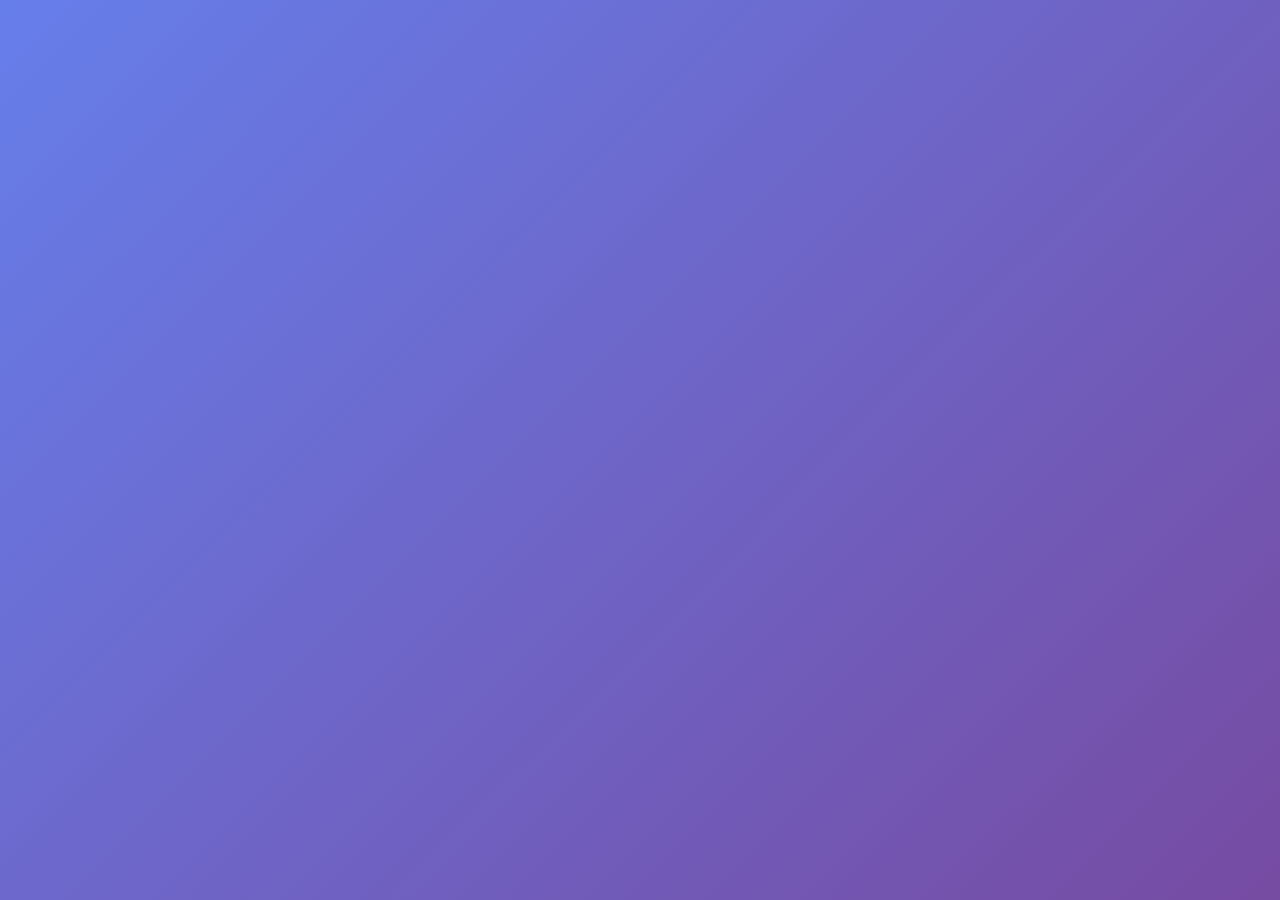
<file: kids-logic-games/index.html>
<!DOCTYPE html>
<html lang="zh-CN">
<head>
    <meta charset="UTF-8">
    <meta name="viewport" content="width=device-width, initial-scale=1.0, maximum-scale=1.0, user-scalable=no">
    <title>儿童逻辑思维游戏</title>
    <link rel="icon" type="image/svg+xml" href="data:image/svg+xml,%3Csvg xmlns='http://www.w3.org/2000/svg' viewBox='0 0 32 32'%3E%3Crect width='32' height='32' rx='6' fill='%23667eea'/%3E%3Ctext x='16' y='22' font-size='20" text-anchor="middle" fill='white'%3E/text%3E%3C/svg%3E">
    <link rel="stylesheet" href="css/styles.css">
</head>
<body>
    <div id="app">
        <!-- 用户登录界面 -->
        <div id="login-screen" style="display: none;">
            <div class="login-container">
                <h1 class="game-title">👋 欢迎来到游戏世界</h1>
                <div class="login-form">
                    <div class="input-group">
                        <label for="username">请输入你的名字：</label>
                        <input type="text" id="username" class="game-input" placeholder="例如:小明" maxlength="10">
                    </div>
                    <button id="login-btn" class="login-btn">开始游戏 🎮</button>
                    <div class="existing-users">
                        <p class="section-title">或选择已有用户：</p>
                        <div id="user-list" class="user-list"></div>
                </div>
            </div>
        </div>

        <!-- 主菜单 -->
        <div id="main-menu">
            <div class="user-info" id="user-info" style="display: none;">
                <span id="current-user-name"></span>
                <button id="switch-user-btn" class="small-btn">切换用户</button>
            </div>
            <h1 class="game-title">🎮 趣味逻辑游戏</h1>
            
            <!-- 分类标签栏 -->
            <div class="category-tabs">
                <button class="category-tab active" data-category="all" onclick="filterByCategory('all', this)">全部游戏</button>
                <button class="category-tab" data-category="cognitive" onclick="filterByCategory('cognitive', this)">🎨 认知启蒙</button>
                <button class="category-tab" data-category="logic" onclick="filterByCategory('logic', this)">🧩 逻辑思维</button>
                <button class="category-tab" data-category="memory" onclick="filterByCategory('memory', this)">🧠 记忆力</button>
                <button class="category-tab" data-category="creative" onclick="filterByCategory('creative', this)">✨ 创意绘画</button>
                <button class="category-tab" data-category="music" onclick="filterByCategory('music', this)">🎵 音乐声音</button>
            </div>
            
            <div class="game-grid">
                <div class="game-card" data-game="color-match" data-category="cognitive">
                    <div class="game-icon">🎨</div>
                    <h3>颜色配对</h3>
                    <p>找到相同的颜色</p>
                    <div class="game-actions">
                        <button class="action-btn btn-campaign" data-mode="campaign">闯关</button>
                        <button class="action-btn btn-endless" data-mode="endless">无限</button>
                    </div>
                </div>
                <div class="game-card" data-game="shape-match" data-category="cognitive">
                    <div class="game-icon">⭐</div>
                    <h3>形状识别</h3>
                    <p>认识各种形状</p>
                    <div class="game-actions">
                        <button class="action-btn btn-campaign" data-mode="campaign">闯关</button>
                        <button class="action-btn btn-endless" data-mode="endless">无限</button>
                    </div>
                </div>
                <div class="game-card" data-game="simple-puzzle" data-category="logic">
                    <div class="game-icon">🧩</div>
                    <h3>简单拼图</h3>
                    <p>完成可爱的拼图</p>
                    <div class="game-actions">
                        <button class="action-btn btn-campaign" data-mode="campaign">闯关</button>
                        <button class="action-btn btn-endless" data-mode="endless">无限</button>
                    </div>
                </div>
                <div class="game-card" data-game="number-count" data-category="cognitive">
                    <div class="game-icon">🔢</div>
                    <h3>数字认知</h3>
                    <p>学习数数啦</p>
                    <div class="game-actions">
                        <button class="action-btn btn-campaign" data-mode="campaign">闯关</button>
                        <button class="action-btn btn-endless" data-mode="endless">无限</button>
                    </div>
                </div>
                <div class="game-card" data-game="memory-match" data-category="memory">
                    <div class="game-icon">🧠</div>
                    <h3>记忆大师</h3>
                    <p>锻炼记忆力</p>
                    <div class="game-actions">
                        <button class="action-btn btn-campaign" data-mode="campaign">闯关</button>
                        <button class="action-btn btn-endless" data-mode="endless">无限</button>
                    </div>
                </div>
                <div class="game-card" data-game="letter-match" data-category="cognitive">
                    <div class="game-icon">🔤</div>
                    <h3>字母配对</h3>
                    <p>认识字母啦</p>
                    <div class="game-actions">
                        <button class="action-btn btn-campaign" data-mode="campaign">闯关</button>
                        <button class="action-btn btn-endless" data-mode="endless">无限</button>
                    </div>
                </div>
                <div class="game-card" data-game="sound-match" data-category="music">
                    <div class="game-icon">🔊</div>
                    <h3>声音配对</h3>
                    <p>听动物叫声</p>
                    <div class="game-actions">
                        <button class="action-btn btn-campaign" data-mode="campaign">闯关</button>
                        <button class="action-btn btn-endless" data-mode="endless">无限</button>
                    </div>
                </div>
                <div class="game-card" data-game="size-compare" data-category="logic">
                    <div class="game-icon">🐘🐭</div>
                    <h3>大小比较</h3>
                    <p>认识大小概念</p>
                    <div class="game-actions">
                        <button class="action-btn btn-campaign" data-mode="campaign">闯关</button>
                        <button class="action-btn btn-endless" data-mode="endless">无限</button>
                    </div>
                </div>
                <div class="game-card" data-game="drag-drop" data-category="logic">
                    <div class="game-icon">🎯</div>
                    <h3>简单拖放</h3>
                    <p>拖动小物品</p>
                    <div class="game-actions">
                        <button class="action-btn btn-campaign" data-mode="campaign">闯关</button>
                    </div>
                </div>
                <div class="game-card" data-game="emotion-match" data-category="logic">
                    <div class="game-icon">😊😢</div>
                    <h3>情感识别</h3>
                    <p>认识小表情</p>
                    <div class="game-actions">
                        <button class="action-btn btn-campaign" data-mode="campaign">闯关</button>
                        <button class="action-btn btn-endless" data-mode="endless">无限</button>
                    </div>
                </div>
                <div class="game-card" data-game="touch-draw" data-category="creative">
                    <div class="game-icon">🎨</div>
                    <h3>触摸画画</h3>
                    <p>自由画画</p>
                    <div class="game-actions">
                        <button class="action-btn btn-campaign" data-mode="campaign">开始画画</button>
                    </div>
                </div>
                <div class="game-card" data-game="music-rhythm" data-category="music">
                    <div class="game-icon">🎵</div>
                    <h3>音乐节奏</h3>
                    <p>跟着音乐跳</p>
                    <div class="game-actions">
                        <button class="action-btn btn-campaign" data-mode="campaign">闯关</button>
                        <button class="action-btn btn-endless" data-mode="endless">无限</button>
                    </div>
                </div>
                <div class="game-card" data-game="ai-demo" data-category="logic">
                    <div class="game-icon">🤖</div>
                    <h3>AI 题目生成</h3>
                    <p>智能无限题目</p>
                    <div class="game-actions">
                        <button class="action-btn btn-campaign" onclick="window.location.href='ai-game-demo.html'">体验</button>
                    </div>
                </div>
                
                <div class="game-card" data-category="memory" onclick="window.location.href='memory-cards.html'">
                    <div class="game-icon">🎴</div>
                    <h3>记忆翻牌</h3>
                    <p>配对记忆训练</p>
                    <div class="game-actions">
                        <button class="action-btn btn-campaign">开始</button>
                    </div>
                </div>
                <div class="game-card" data-category="cognitive" onclick="window.location.href='color-matching.html'">
                    <div class="game-icon">🌈</div>
                    <h3>颜色配对</h3>
                    <p>颜色认知游戏</p>
                    <div class="game-actions">
                        <button class="action-btn btn-campaign">开始</button>
                    </div>
                </div>
                <div class="game-card" data-category="cognitive" onclick="window.location.href='shape-matching.html'">
                    <div class="game-icon">🔷</div>
                    <h3>形状配对</h3>
                    <p>形状认知游戏</p>
                    <div class="game-actions">
                        <button class="action-btn btn-campaign">开始</button>
                    </div>
                </div>
                <div class="game-card" data-category="cognitive" onclick="window.location.href='number-counting.html'">
                    <div class="game-icon">🔢</div>
                    <h3>数字认知</h3>
                    <p>学习数数</p>
                    <div class="game-actions">
                        <button class="action-btn btn-campaign">开始</button>
                    </div>
                </div>
                <div class="game-card" data-category="cognitive" onclick="window.location.href='picture-recognition.html'">
                    <div class="game-icon">🖼️</div>
                    <h3>看图识物</h3>
                    <p>认识动物和物品</p>
                    <div class="game-actions">
                        <button class="action-btn btn-campaign">开始</button>
                    </div>
                </div>
                <div class="game-card" data-category="music" onclick="window.location.href='animal-sounds.html'">
                    <div class="game-icon">🎵</div>
                    <h3>动物叫声</h3>
                    <p>听声音猜动物</p>
                    <div class="game-actions">
                        <button class="action-btn btn-campaign">开始</button>
                    </div>
                </div>
                <div class="game-card" data-category="creative" onclick="window.location.href='drawing-board.html'">
                    <div class="game-icon">🎨</div>
                    <h3>涂鸦板</h3>
                    <p>自由绘画</p>
                    <div class="game-actions">
                        <button class="action-btn btn-campaign">开始</button>
                    </div>
                </div>
                <div class="game-card" data-category="logic" onclick="window.location.href='find-differences.html'">
                    <div class="game-icon">🔍</div>
                    <h3>找不同</h3>
                    <p>观察力训练</p>
                    <div class="game-actions">
                        <button class="action-btn btn-campaign">开始</button>
                    </div>
                </div>
                <div class="game-card" data-category="logic" onclick="window.location.href='shape-puzzle.html'">
                    <div class="game-icon">🧩</div>
                    <h3>形状拼拼乐</h3>
                    <p>形状拼图游戏</p>
                    <div class="game-actions">
                        <button class="action-btn btn-campaign">开始</button>
                    </div>
                </div>
                <div class="game-card" data-category="logic" data-game="pattern-match">
                    <div class="game-icon">🎯</div>
                    <h3>模式连连看</h3>
                    <p>逻辑配对游戏</p>
                    <div class="game-actions">
                        <button class="action-btn btn-campaign">开始</button>
                    </div>
                </div>
                <div class="game-card" data-category="logic" onclick="window.location.href='tetris-ink.html'">
                    <div class="game-icon">🧱</div>
                    <h3>水墨方块</h3>
                    <p>国风俄罗斯方块</p>
                    <div class="game-actions">
                        <button class="action-btn btn-campaign">开始</button>
                    </div>
                </div>
                <div class="game-card" data-category="habit" onclick="window.location.href='habit-tracker.html'">
                    <div class="game-icon">⭐</div>
                    <h3>小打卡</h3>
                    <p>养成好习惯</p>
                    <div class="game-actions">
                        <button class="action-btn btn-campaign">开始</button>
                    </div>
                </div>
            </div>
        </div>

        <!-- 游戏容器 -->
        <div id="game-container" style="display: none;">
            <div class="game-header">
                <button id="back-btn" class="nav-btn">← 返回</button>
                <span id="game-title" class="game-title-small">游戏名称</span>
                <div class="game-stats">
                    <span id="level-display" class="level-badge">关卡: 1</span>
                    <span id="score" class="score">得分: 0</span>
                </div>
            </div>
            <div id="game-area"></div>
        </div>
    </div>

    <script src="js/storage.js?t=1773099904"></script>
    <script src="js/difficulty.js?t=1773099904"></script>
    <script src="js/api.js?t=1773099904"></script>
    <script src="js/games.js?t=1773099904"></script>
    <script src="js/app.js?t=1773099904"></script>
    <script src="js/category-filter.js?t=1773100172"></script>
    <script>
        (function() {
            console.log('分类脚本开始执行');
            const categoryTabs = document.querySelectorAll('.category-tab');
            const gameCards = document.querySelectorAll('.game-card');
            
            console.log('找到分类标签:', categoryTabs.length);
            console.log('找到游戏卡片:', gameCards.length);
            
            if (categoryTabs.length === 0) {
                console.error('未找到分类标签');
                return;
            }
            
            categoryTabs.forEach(tab => {
                tab.addEventListener('click', function() {
                    const category = this.dataset.category;
                    console.log('点击分类:', category);
                    
                    categoryTabs.forEach(t => t.classList.remove('active'));
                    this.classList.add('active');
                    
                    gameCards.forEach(card => {
                        if (category === 'all') {
                            card.classList.remove('hidden');
                        } else {
                            const cardCategory = card.dataset.category;
                            if (cardCategory === category) {
                                card.classList.remove('hidden');
                            } else {
                                card.classList.add('hidden');
                            }
                        }
                    });
                });
            });
            
            console.log('分类事件绑定完成');
        })();
    </script>
</body>
</html>
</file>
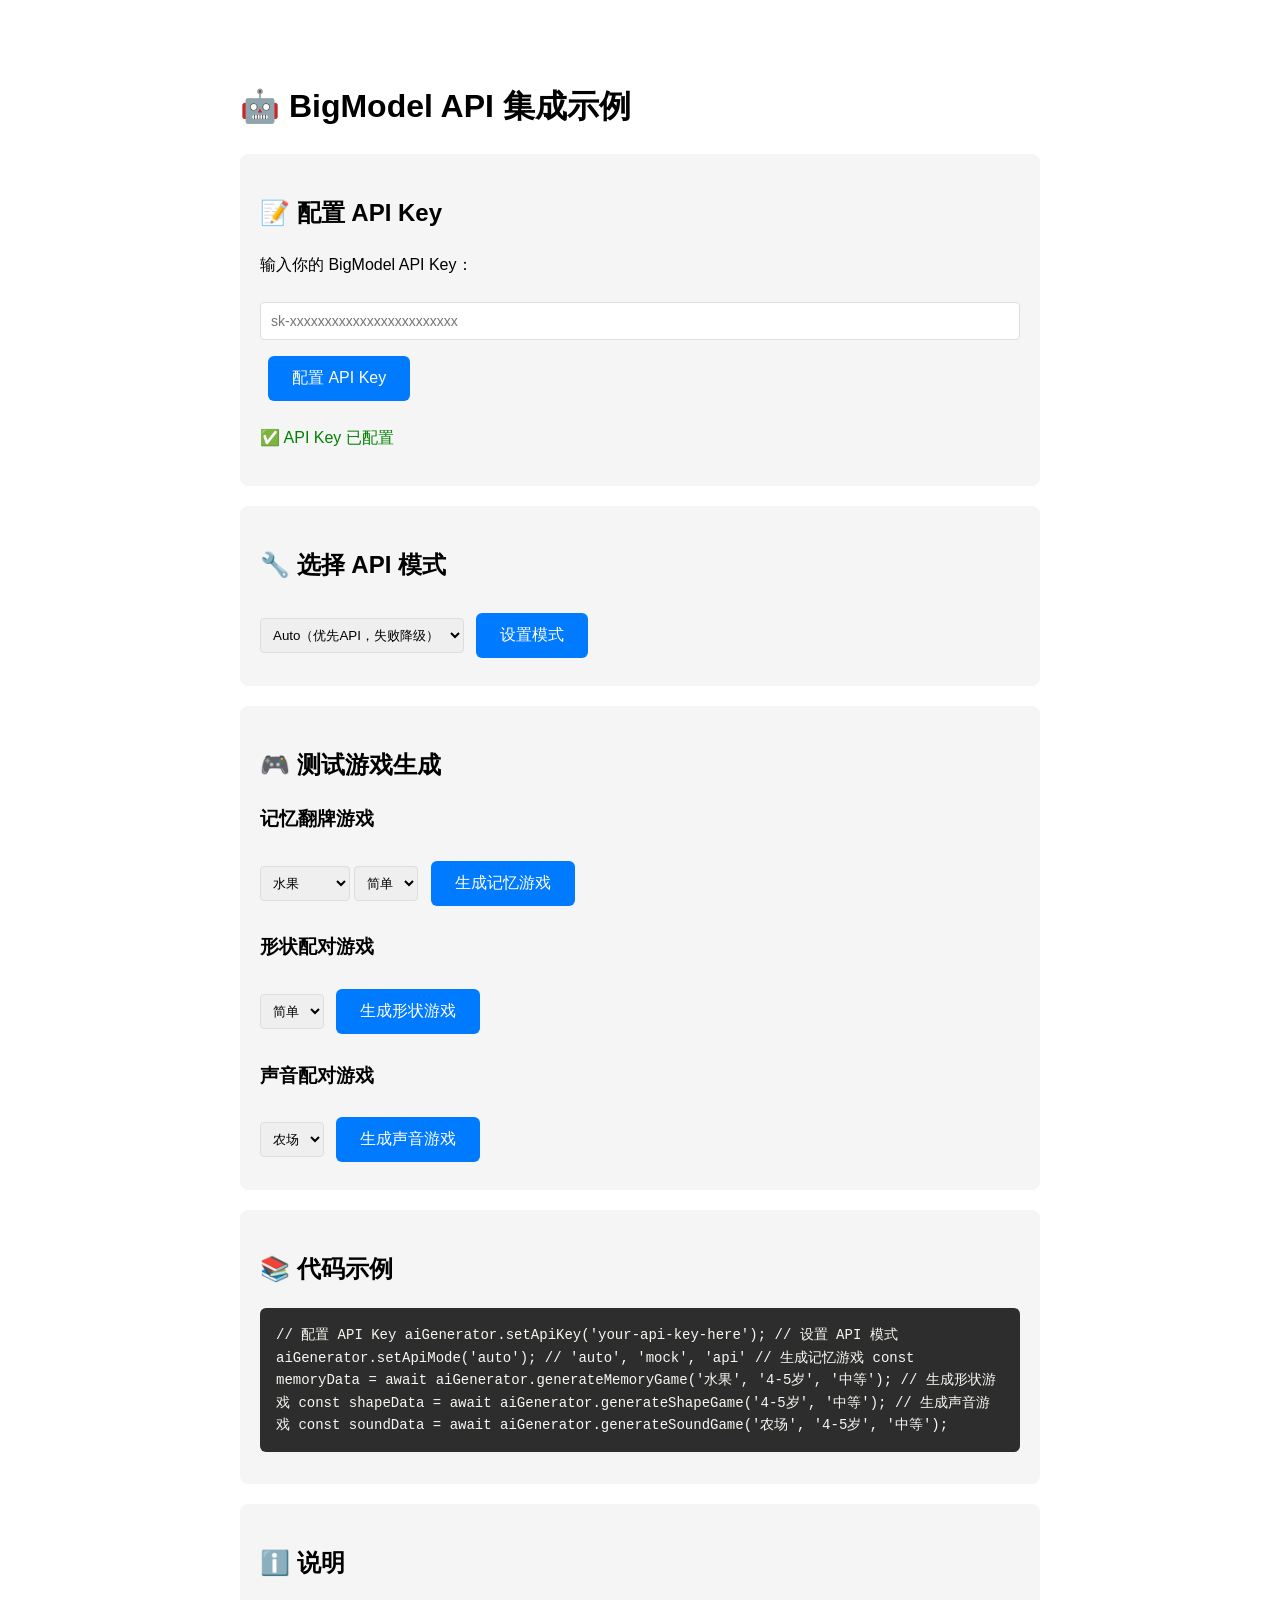
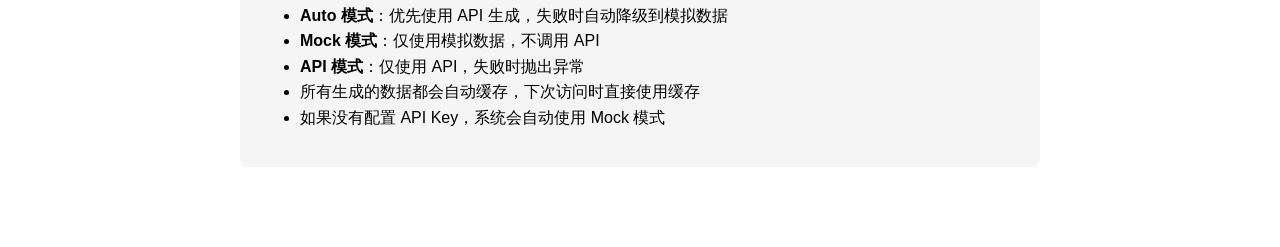
<file: kids-logic-games/ai-api-demo.html>
<!DOCTYPE html>
<html lang="zh-CN">
<head>
  <meta charset="UTF-8">
  <meta name="viewport" content="width=device-width, initial-scale=1.0">
  <title>BigModel API 集成示例</title>
  <style>
    body {
      font-family: -apple-system, BlinkMacSystemFont, "Segoe UI", Roboto, sans-serif;
      max-width: 800px;
      margin: 40px auto;
      padding: 20px;
      line-height: 1.6;
    }

    .section {
      background: #f5f5f5;
      padding: 20px;
      border-radius: 8px;
      margin: 20px 0;
    }

    button {
      background: #007AFF;
      color: white;
      border: none;
      padding: 12px 24px;
      border-radius: 6px;
      cursor: pointer;
      font-size: 16px;
      margin: 8px;
    }

    button:hover {
      background: #0051D5;
    }

    input[type="text"] {
      padding: 10px;
      border: 1px solid #ddd;
      border-radius: 4px;
      font-size: 14px;
      width: 100%;
      margin: 8px 0;
      box-sizing: border-box;
    }

    .code-block {
      background: #2d2d2d;
      color: #f8f8f2;
      padding: 16px;
      border-radius: 6px;
      overflow-x: auto;
      font-family: 'Courier New', monospace;
      font-size: 14px;
      margin: 12px 0;
    }

    .result {
      margin: 16px 0;
      padding: 12px;
      background: #e8f5e9;
      border-left: 4px solid #4CAF50;
      border-radius: 4px;
    }

    .error {
      background: #ffebee;
      border-left: 4px solid #f44336;
    }

    select {
      padding: 8px;
      border-radius: 4px;
      border: 1px solid #ddd;
      margin: 8px 0;
    }

    .game-card {
      background: white;
      padding: 16px;
      border-radius: 8px;
      box-shadow: 0 2px 4px rgba(0,0,0,0.1);
      margin: 12px 0;
    }
  </style>
</head>
<body>
  <h1>🤖 BigModel API 集成示例</h1>

  <div class="section">
    <h2>📝 配置 API Key</h2>
    <p>输入你的 BigModel API Key：</p>
    <input type="text" id="apiKeyInput" placeholder="sk-xxxxxxxxxxxxxxxxxxxxxxxx" />
    <button onclick="configureApiKey()">配置 API Key</button>
    <p id="apiStatus"></p>
  </div>

  <div class="section">
    <h2>🔧 选择 API 模式</h2>
    <select id="apiMode">
      <option value="auto">Auto（优先API，失败降级）</option>
      <option value="mock">Mock（仅模拟数据）</option>
      <option value="api">API（仅调用API）</option>
    </select>
    <button onclick="setApiMode()">设置模式</button>
  </div>

  <div class="section">
    <h2>🎮 测试游戏生成</h2>

    <h3>记忆翻牌游戏</h3>
    <select id="memoryTheme">
      <option value="水果">水果</option>
      <option value="动物">动物</option>
      <option value="交通工具">交通工具</option>
      <option value="运动">运动</option>
    </select>
    <select id="memoryDifficulty">
      <option value="简单">简单</option>
      <option value="中等">中等</option>
      <option value="困难">困难</option>
    </select>
    <button onclick="testMemoryGame()">生成记忆游戏</button>

    <h3>形状配对游戏</h3>
    <select id="shapeDifficulty">
      <option value="简单">简单</option>
      <option value="中等">中等</option>
      <option value="困难">困难</option>
    </select>
    <button onclick="testShapeGame()">生成形状游戏</button>

    <h3>声音配对游戏</h3>
    <select id="soundScene">
      <option value="农场">农场</option>
      <option value="森林">森林</option>
      <option value="水里">水里</option>
      <option value="天空">天空</option>
    </select>
    <button onclick="testSoundGame()">生成声音游戏</button>
  </div>

  <div id="results"></div>

  <div class="section">
    <h2>📚 代码示例</h2>
    <div class="code-block">
// 配置 API Key
aiGenerator.setApiKey('your-api-key-here');

// 设置 API 模式
aiGenerator.setApiMode('auto'); // 'auto', 'mock', 'api'

// 生成记忆游戏
const memoryData = await aiGenerator.generateMemoryGame('水果', '4-5岁', '中等');

// 生成形状游戏
const shapeData = await aiGenerator.generateShapeGame('4-5岁', '中等');

// 生成声音游戏
const soundData = await aiGenerator.generateSoundGame('农场', '4-5岁', '中等');
    </div>
  </div>

  <div class="section">
    <h2>ℹ️ 说明</h2>
    <ul>
      <li><strong>Auto 模式</strong>：优先使用 API 生成，失败时自动降级到模拟数据</li>
      <li><strong>Mock 模式</strong>：仅使用模拟数据，不调用 API</li>
      <li><strong>API 模式</strong>：仅使用 API，失败时抛出异常</li>
      <li>所有生成的数据都会自动缓存，下次访问时直接使用缓存</li>
      <li>如果没有配置 API Key，系统会自动使用 Mock 模式</li>
    </ul>
  </div>

  <!-- 加载必需的脚本 -->
  <script src="js/config.js"></script>
  <script src="js/bigmodel-client.js"></script>
  <script src="js/ai-game-generator.js"></script>

  <script>
    // 配置 API Key
    function configureApiKey() {
      const apiKey = document.getElementById('apiKeyInput').value.trim()
      if (!apiKey) {
        alert('请输入 API Key')
        return
      }

      try {
        aiGenerator.setApiKey(apiKey)
        setApiKey(apiKey)
        document.getElementById('apiStatus').innerHTML =
          '<span style="color: green">✅ API Key 已配置</span>'
        alert('API Key 配置成功！')
      } catch (error) {
        alert('配置失败: ' + error.message)
      }
    }

    // 设置 API 模式
    function setApiMode() {
      const mode = document.getElementById('apiMode').value
      aiGenerator.setApiMode(mode)
      alert(`API 模式已设置为: ${mode}`)
    }

    // 测试记忆游戏
    async function testMemoryGame() {
      const theme = document.getElementById('memoryTheme').value
      const difficulty = document.getElementById('memoryDifficulty').value
      await generateGame('记忆游戏', async () => {
        return await aiGenerator.generateMemoryGame(theme, '4-5岁', difficulty)
      })
    }

    // 测试形状游戏
    async function testShapeGame() {
      const difficulty = document.getElementById('shapeDifficulty').value
      await generateGame('形状游戏', async () => {
        return await aiGenerator.generateShapeGame('4-5岁', difficulty)
      })
    }

    // 测试声音游戏
    async function testSoundGame() {
      const scene = document.getElementById('soundScene').value
      await generateGame('声音游戏', async () => {
        return await aiGenerator.generateSoundGame(scene, '4-5岁', '中等')
      })
    }

    // 通用游戏生成函数
    async function generateGame(gameName, generator) {
      const resultsDiv = document.getElementById('results')
      resultsDiv.innerHTML = `<p>正在生成${gameName}...</p>`

      try {
        const data = await generator()

        let resultHtml = `
          <div class="result">
            <h3>${gameName}生成成功！</h3>
            <p><strong>来源:</strong> ${data.fallback ? '模拟数据（降级）' : 'API 生成'}</p>
            <pre class="code-block">${JSON.stringify(data, null, 2)}</pre>
          </div>
        `

        // 如果是记忆游戏，显示卡片
        if (data.emojis) {
          resultHtml += createCardDisplay(data.emojis)
        }

        resultsDiv.innerHTML = resultHtml
      } catch (error) {
        resultsDiv.innerHTML = `
          <div class="result error">
            <h3>${gameName}生成失败</h3>
            <p>${error.message}</p>
          </div>
        `
      }
    }

    // 创建卡片显示
    function createCardDisplay(emojis) {
      return `
        <div class="game-card">
          <h4>🎴 卡片预览</h4>
          <div style="display: flex; gap: 10px; flex-wrap: wrap; justify-content: center;">
            ${emojis.map(emoji => `
              <div style="
                width: 80px;
                height: 80px;
                background: linear-gradient(135deg, #667eea 0%, #764ba2 100%);
                border-radius: 12px;
                display: flex;
                align-items: center;
                justify-content: center;
                font-size: 36px;
                box-shadow: 0 4px 6px rgba(0,0,0,0.1);
              ">${emoji}</div>
            `).join('')}
          </div>
        </div>
      `
    }

    // 初始化
    document.addEventListener('DOMContentLoaded', () => {
      // 检查 API Key 状态
      if (hasApiKey()) {
        document.getElementById('apiStatus').innerHTML =
          '<span style="color: green">✅ API Key 已配置</span>'
      } else {
        document.getElementById('apiStatus').innerHTML =
          '<span style="color: orange">⚠️ 未配置 API Key，将使用模拟数据</span>'
      }
    })
  </script>
</body>
</html>
</file>
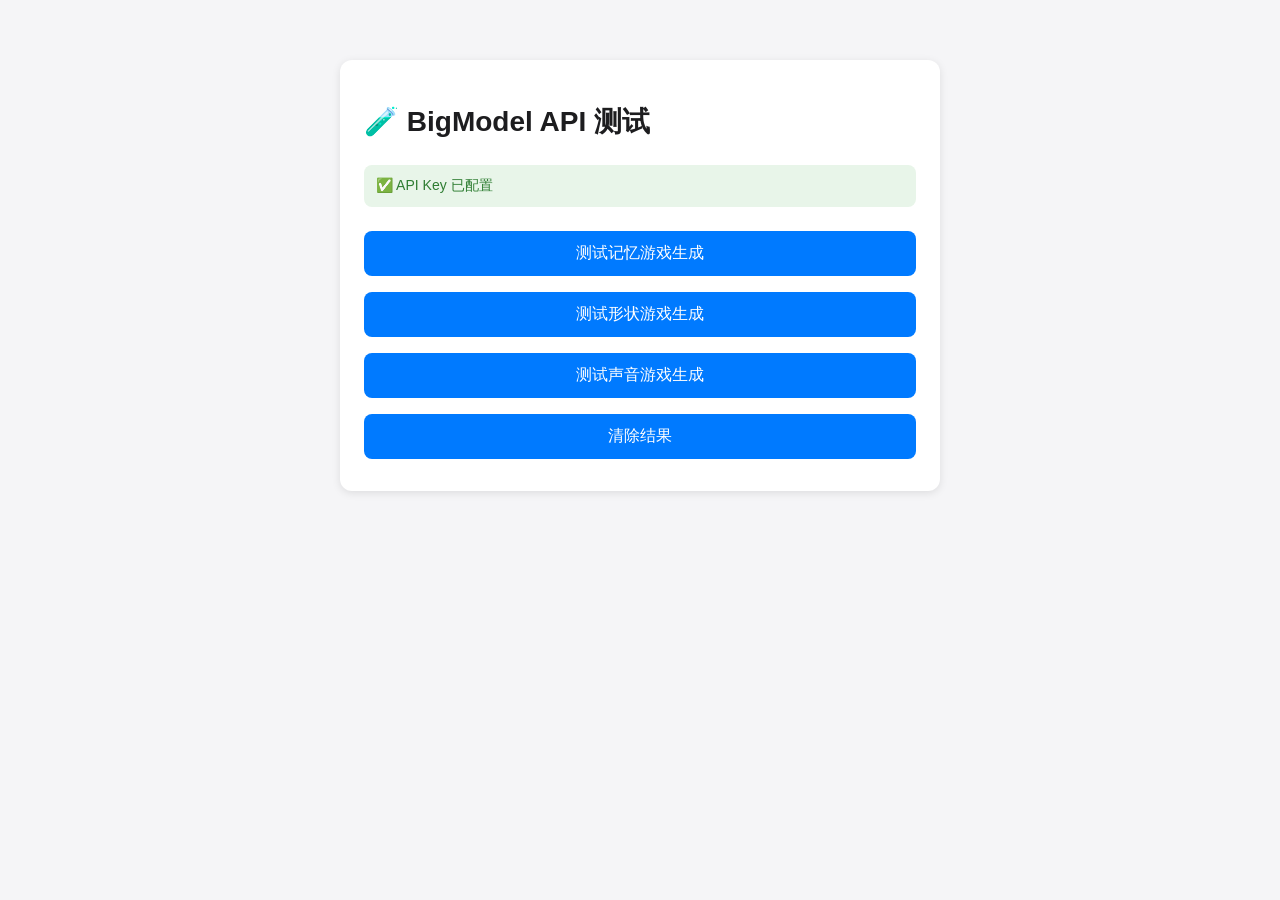
<file: kids-logic-games/ai-api-test.html>
<!DOCTYPE html>
<html lang="zh-CN">
<head>
  <meta charset="UTF-8">
  <meta name="viewport" content="width=device-width, initial-scale=1.0">
  <title>BigModel API 集成测试</title>
  <style>
    body {
      font-family: -apple-system, BlinkMacSystemFont, "Segoe UI", Roboto, sans-serif;
      max-width: 600px;
      margin: 40px auto;
      padding: 20px;
      background: #f5f5f7;
    }

    .container {
      background: white;
      border-radius: 12px;
      padding: 24px;
      box-shadow: 0 2px 8px rgba(0,0,0,0.1);
    }

    h1 {
      color: #1d1d1f;
      font-size: 28px;
      margin-bottom: 24px;
    }

    .status {
      padding: 12px;
      border-radius: 8px;
      margin: 16px 0;
      font-size: 14px;
    }

    .status.success {
      background: #e8f5e9;
      color: #2e7d32;
    }

    .status.error {
      background: #ffebee;
      color: #c62828;
    }

    .status.info {
      background: #e3f2fd;
      color: #1565c0;
    }

    button {
      background: #007AFF;
      color: white;
      border: none;
      padding: 12px 24px;
      border-radius: 8px;
      font-size: 16px;
      cursor: pointer;
      width: 100%;
      margin: 8px 0;
      font-weight: 500;
    }

    button:hover {
      background: #0051D5;
    }

    button:disabled {
      background: #ccc;
      cursor: not-allowed;
    }

    .test-result {
      background: #fafafa;
      border: 1px solid #e0e0e0;
      border-radius: 8px;
      padding: 16px;
      margin: 16px 0;
      white-space: pre-wrap;
      word-break: break-all;
      font-size: 12px;
      max-height: 300px;
      overflow-y: auto;
    }

    .loading {
      text-align: center;
      padding: 20px;
      color: #666;
    }

    .spinner {
      display: inline-block;
      width: 24px;
      height: 24px;
      border: 3px solid rgba(0,0,0,0.1);
      border-top-color: #007AFF;
      border-radius: 50%;
      animation: spin 1s linear infinite;
      margin-right: 8px;
    }

    @keyframes spin {
      to { transform: rotate(360deg); }
    }

    .emoji-list {
      display: flex;
      gap: 8px;
      flex-wrap: wrap;
      margin: 12px 0;
    }

    .emoji-card {
      width: 60px;
      height: 60px;
      background: linear-gradient(135deg, #667eea 0%, #764ba2 100%);
      border-radius: 12px;
      display: flex;
      align-items: center;
      justify-content: center;
      font-size: 32px;
    }
  </style>
</head>
<body>
  <div class="container">
    <h1>🧪 BigModel API 测试</h1>

    <div id="status" class="status info">
      <span class="spinner"></span>正在初始化...
    </div>

    <button id="testMemoryBtn" onclick="testMemoryGame()" disabled>
      测试记忆游戏生成
    </button>

    <button id="testShapeBtn" onclick="testShapeGame()" disabled>
      测试形状游戏生成
    </button>

    <button id="testSoundBtn" onclick="testSoundGame()" disabled>
      测试声音游戏生成
    </button>

    <button onclick="clearResults()">清除结果</button>

    <div id="results"></div>
  </div>

  <script src="js/config.js"></script>
  <script src="js/bigmodel-client.js"></script>
  <script src="js/ai-game-generator.js"></script>

  <script>
    const statusDiv = document.getElementById('status')
    const resultsDiv = document.getElementById('results')
    const buttons = [
      document.getElementById('testMemoryBtn'),
      document.getElementById('testShapeBtn'),
      document.getElementById('testSoundBtn')
    ]

    // 初始化
    function init() {
      try {
        // 检查 API Key
        if (hasApiKey()) {
          showStatus('success', '✅ API Key 已配置')
          enableButtons()
        } else {
          showStatus('info', '⚠️ 未配置 API Key，将使用 Mock 模式')
          aiGenerator.setApiMode('mock')
          enableButtons()
        }

        // 检查 BigModel 客户端
        if (typeof bigModelClient !== 'undefined') {
          console.log('✅ BigModel 客户端已加载')
        } else {
          showStatus('error', '❌ BigModel 客户端未加载')
        }

      } catch (error) {
        showStatus('error', `❌ 初始化失败: ${error.message}`)
        console.error('初始化错误:', error)
      }
    }

    // 显示状态
    function showStatus(type, message) {
      statusDiv.className = `status ${type}`
      statusDiv.innerHTML = message
    }

    // 启用按钮
    function enableButtons() {
      buttons.forEach(btn => btn.disabled = false)
    }

    // 禁用按钮
    function disableButtons() {
      buttons.forEach(btn => btn.disabled = true)
    }

    // 清除结果
    function clearResults() {
      resultsDiv.innerHTML = ''
    }

    // 显示结果
    function showResult(title, data, error = null) {
      const timestamp = new Date().toLocaleTimeString()
      let html = `<div class="test-result">`

      if (error) {
        html += `<strong>[${timestamp}] ${title} - 失败</strong>\n\n`
        html += `错误: ${error.message}\n`
      } else {
        html += `<strong>[${timestamp}] ${title} - 成功</strong>\n\n`
        html += `来源: ${data.fallback ? 'Mock (降级)' : 'API 生成'}\n`
        html += `缓存: ${data.fromCache ? '是' : '否'}\n\n`
        html += `数据:\n${JSON.stringify(data, null, 2)}`

        // 如果是记忆游戏，显示卡片预览
        if (data.emojis) {
          html += `\n\n🎴 卡片预览:\n`
          html += `<div class="emoji-list">`
          data.emojis.forEach(emoji => {
            html += `<div class="emoji-card">${emoji}</div>`
          })
          html += `</div>`
        }
      }

      html += `</div>`
      resultsDiv.innerHTML = html + resultsDiv.innerHTML
    }

    // 测试记忆游戏
    async function testMemoryGame() {
      showStatus('info', '<span class="spinner"></span>正在测试记忆游戏...')
      disableButtons()

      try {
        const data = await aiGenerator.generateMemoryGame('水果', '4-5岁', '中等')
        showResult('记忆游戏', data)
        showStatus('success', '✅ 记忆游戏测试成功')
      } catch (error) {
        showResult('记忆游戏', null, error)
        showStatus('error', `❌ 记忆游戏测试失败: ${error.message}`)
      }

      enableButtons()
    }

    // 测试形状游戏
    async function testShapeGame() {
      showStatus('info', '<span class="spinner"></span>正在测试形状游戏...')
      disableButtons()

      try {
        const data = await aiGenerator.generateShapeGame('4-5岁', '中等')
        showResult('形状游戏', data)
        showStatus('success', '✅ 形状游戏测试成功')
      } catch (error) {
        showResult('形状游戏', null, error)
        showStatus('error', `❌ 形状游戏测试失败: ${error.message}`)
      }

      enableButtons()
    }

    // 测试声音游戏
    async function testSoundGame() {
      showStatus('info', '<span class="spinner"></span>正在测试声音游戏...')
      disableButtons()

      try {
        const data = await aiGenerator.generateSoundGame('农场', '4-5岁', '中等')
        showResult('声音游戏', data)
        showStatus('success', '✅ 声音游戏测试成功')
      } catch (error) {
        showResult('声音游戏', null, error)
        showStatus('error', `❌ 声音游戏测试失败: ${error.message}`)
      }

      enableButtons()
    }

    // 页面加载完成后初始化
    document.addEventListener('DOMContentLoaded', init)
  </script>
</body>
</html>
</file>
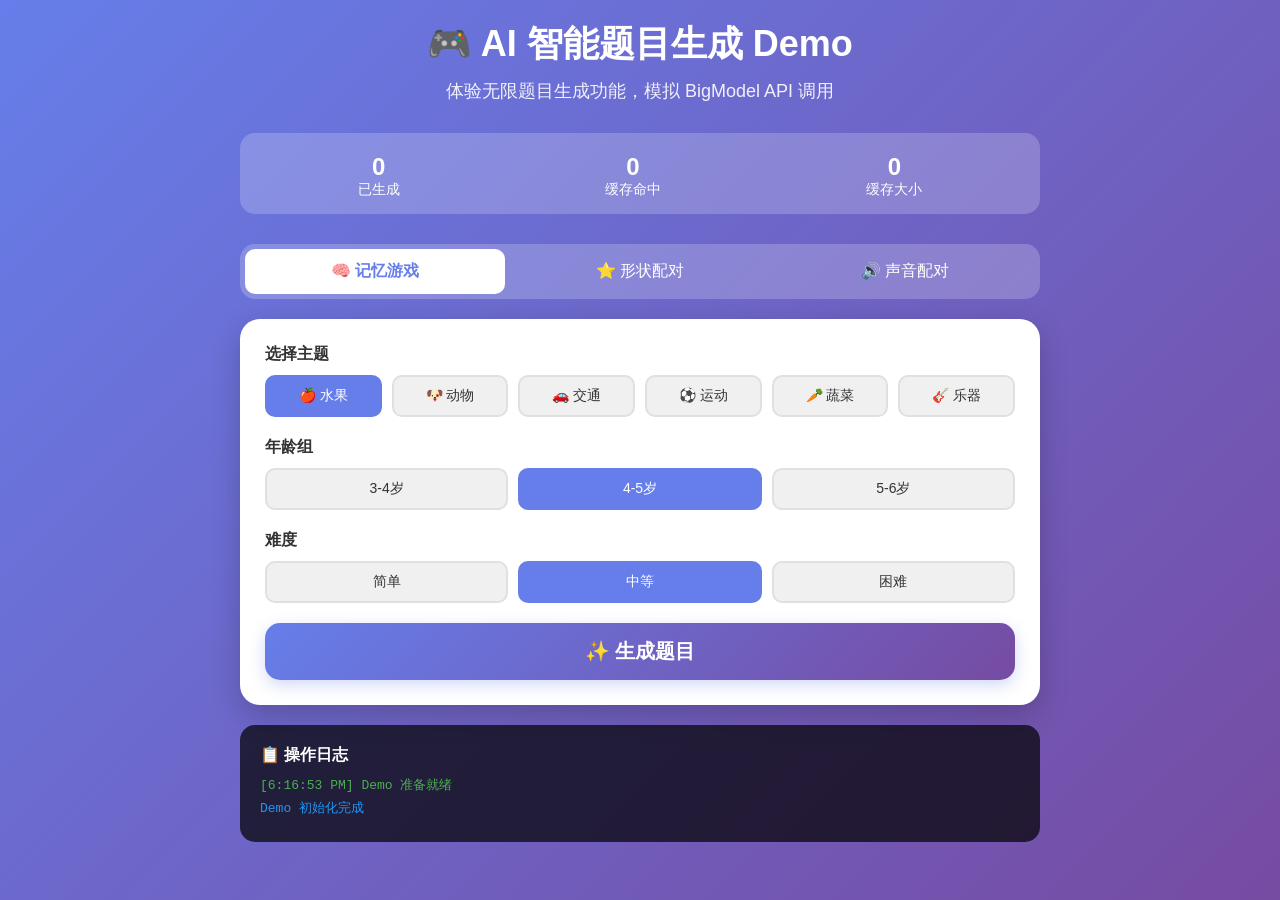
<file: kids-logic-games/ai-game-demo.html>
<!DOCTYPE html>
<html lang="zh-CN">
<head>
    <meta charset="UTF-8">
    <meta name="viewport" content="width=device-width, initial-scale=1.0, maximum-scale=1.0, user-scalable=no">
    <title>AI 智能题目生成 Demo</title>
    <style>
        * {
            margin: 0;
            padding: 0;
            box-sizing: border-box;
        }

        body {
            font-family: -apple-system, BlinkMacSystemFont, "Segoe UI", Roboto, sans-serif;
            background: linear-gradient(135deg, #667eea 0%, #764ba2 100%);
            min-height: 100vh;
            padding: 20px;
            overflow-x: hidden;
        }

        .container {
            max-width: 800px;
            margin: 0 auto;
        }

        h1 {
            color: white;
            text-align: center;
            margin-bottom: 10px;
            font-size: clamp(24px, 5vw, 36px);
        }

        .subtitle {
            color: rgba(255, 255, 255, 0.9);
            text-align: center;
            margin-bottom: 30px;
            font-size: clamp(14px, 3vw, 18px);
        }

        .stats-bar {
            background: rgba(255, 255, 255, 0.2);
            border-radius: 15px;
            padding: 15px 20px;
            margin-bottom: 30px;
            display: flex;
            justify-content: space-around;
            flex-wrap: wrap;
            gap: 10px;
        }

        .stat-item {
            color: white;
            font-size: clamp(12px, 2.5vw, 14px);
            text-align: center;
        }

        .stat-value {
            font-size: clamp(18px, 4vw, 24px);
            font-weight: bold;
            display: block;
            margin-top: 5px;
        }

        .game-tabs {
            display: flex;
            background: rgba(255, 255, 255, 0.2);
            border-radius: 15px;
            padding: 5px;
            margin-bottom: 20px;
            gap: 5px;
        }

        .game-tab {
            flex: 1;
            padding: 12px 10px;
            background: transparent;
            border: none;
            border-radius: 10px;
            color: white;
            font-size: clamp(12px, 3vw, 16px);
            cursor: pointer;
            transition: all 0.3s;
            white-space: nowrap;
        }

        .game-tab.active {
            background: white;
            color: #667eea;
            font-weight: bold;
        }

        .game-tab:hover:not(.active) {
            background: rgba(255, 255, 255, 0.3);
        }

        .control-panel {
            background: white;
            border-radius: 20px;
            padding: 25px;
            margin-bottom: 20px;
            box-shadow: 0 10px 30px rgba(0, 0, 0, 0.2);
        }

        .control-group {
            margin-bottom: 20px;
        }

        .control-group:last-child {
            margin-bottom: 0;
        }

        .control-label {
            display: block;
            margin-bottom: 10px;
            font-size: clamp(14px, 3vw, 16px);
            color: #333;
            font-weight: bold;
        }

        .button-group {
            display: flex;
            gap: 10px;
            flex-wrap: wrap;
        }

        .option-btn {
            flex: 1;
            min-width: 80px;
            padding: 10px 15px;
            background: #f0f0f0;
            border: 2px solid #e0e0e0;
            border-radius: 10px;
            font-size: clamp(12px, 2.5vw, 14px);
            cursor: pointer;
            transition: all 0.3s;
            color: #333;
        }

        .option-btn.active {
            background: #667eea;
            border-color: #667eea;
            color: white;
        }

        .option-btn:hover:not(.active) {
            background: #e0e0e0;
        }

        .generate-btn {
            width: 100%;
            padding: 15px 30px;
            background: linear-gradient(135deg, #667eea 0%, #764ba2 100%);
            color: white;
            border: none;
            border-radius: 15px;
            font-size: clamp(16px, 4vw, 20px);
            font-weight: bold;
            cursor: pointer;
            transition: all 0.3s;
            box-shadow: 0 5px 15px rgba(102, 126, 234, 0.3);
        }

        .generate-btn:hover {
            transform: translateY(-2px);
            box-shadow: 0 8px 20px rgba(102, 126, 234, 0.4);
        }

        .generate-btn:active {
            transform: translateY(0);
        }

        .generate-btn:disabled {
            opacity: 0.6;
            cursor: not-allowed;
            transform: none;
        }

        .loading {
            position: relative;
            overflow: hidden;
        }

        .loading::after {
            content: '';
            position: absolute;
            top: 0;
            left: -100%;
            width: 100%;
            height: 100%;
            background: linear-gradient(90deg, transparent, rgba(255, 255, 255, 0.3), transparent);
            animation: loading 1.5s infinite;
        }

        @keyframes loading {
            0% { left: -100%; }
            100% { left: 100%; }
        }

        .result-panel {
            background: white;
            border-radius: 20px;
            padding: 25px;
            margin-bottom: 20px;
            box-shadow: 0 10px 30px rgba(0, 0, 0, 0.2);
            display: none;
        }

        .result-panel.visible {
            display: block;
            animation: slideIn 0.3s ease;
        }

        @keyframes slideIn {
            from {
                opacity: 0;
                transform: translateY(20px);
            }
            to {
                opacity: 1;
                transform: translateY(0);
            }
        }

        .result-header {
            display: flex;
            justify-content: space-between;
            align-items: center;
            margin-bottom: 20px;
            flex-wrap: wrap;
            gap: 10px;
        }

        .result-title {
            font-size: clamp(18px, 4vw, 24px);
            color: #333;
            font-weight: bold;
        }

        .result-badge {
            padding: 5px 15px;
            border-radius: 20px;
            font-size: clamp(10px, 2vw, 12px);
            font-weight: bold;
        }

        .badge-cache {
            background: #4CAF50;
            color: white;
        }

        .badge-new {
            background: #667eea;
            color: white;
        }

        .badge-fallback {
            background: #ff9800;
            color: white;
        }

        .result-content {
            min-height: 100px;
        }

        .emoji-grid {
            display: grid;
            grid-template-columns: repeat(auto-fill, minmax(60px, 1fr));
            gap: 15px;
            margin-top: 15px;
        }

        .emoji-item {
            font-size: clamp(36px, 8vw, 48px);
            text-align: center;
            padding: 15px;
            background: #f5f5f5;
            border-radius: 15px;
            transition: all 0.3s;
        }

        .emoji-item:hover {
            transform: scale(1.1);
            background: #e0e0e0;
        }

        .animal-grid {
            display: grid;
            grid-template-columns: repeat(auto-fill, minmax(80px, 1fr));
            gap: 15px;
            margin-top: 15px;
        }

        .animal-item {
            text-align: center;
            padding: 15px;
            background: #f5f5f5;
            border-radius: 15px;
            transition: all 0.3s;
        }

        .animal-item:hover {
            transform: scale(1.05);
            background: #e0e0e0;
        }

        .animal-emoji {
            font-size: clamp(36px, 8vw, 48px);
            margin-bottom: 5px;
        }

        .animal-name {
            font-size: clamp(12px, 2.5vw, 14px);
            color: #666;
        }

        .animal-sound {
            font-size: clamp(10px, 2vw, 12px);
            color: #999;
            margin-top: 3px;
        }

        .shape-grid {
            display: grid;
            grid-template-columns: repeat(auto-fill, minmax(70px, 1fr));
            gap: 15px;
            margin-top: 15px;
        }

        .shape-item {
            text-align: center;
            padding: 15px;
            background: #f5f5f5;
            border-radius: 15px;
            transition: all 0.3s;
        }

        .shape-item:hover {
            transform: scale(1.1);
            background: #e0e0e0;
        }

        .shape-emoji {
            font-size: clamp(36px, 8vw, 48px);
            margin-bottom: 5px;
        }

        .shape-name {
            font-size: clamp(12px, 2.5vw, 14px);
            color: #666;
        }

        .log-panel {
            background: rgba(0, 0, 0, 0.7);
            border-radius: 15px;
            padding: 20px;
            max-height: 300px;
            overflow-y: auto;
        }

        .log-title {
            color: white;
            font-size: clamp(14px, 3vw, 16px);
            margin-bottom: 10px;
            font-weight: bold;
        }

        .log-entry {
            color: rgba(255, 255, 255, 0.8);
            font-size: clamp(11px, 2.5vw, 13px);
            margin-bottom: 5px;
            font-family: 'Courier New', monospace;
        }

        .log-entry.success {
            color: #4CAF50;
        }

        .log-entry.error {
            color: #f44336;
        }

        .log-entry.warning {
            color: #ff9800;
        }

        .log-entry.info {
            color: #2196F3;
        }

        @media (max-width: 600px) {
            .container {
                padding: 10px;
            }

            .control-panel,
            .result-panel {
                padding: 15px;
            }

            .emoji-grid {
                grid-template-columns: repeat(3, 1fr);
            }

            .animal-grid {
                grid-template-columns: repeat(2, 1fr);
            }

            .shape-grid {
                grid-template-columns: repeat(3, 1fr);
            }
        }
    </style>
</head>
<body>
    <div class="container">
        <h1>🎮 AI 智能题目生成 Demo</h1>
        <p class="subtitle">体验无限题目生成功能，模拟 BigModel API 调用</p>

        <div class="stats-bar">
            <div class="stat-item">
                <span class="stat-value" id="totalGenerated">0</span>
                已生成
            </div>
            <div class="stat-item">
                <span class="stat-value" id="cacheHits">0</span>
                缓存命中
            </div>
            <div class="stat-item">
                <span class="stat-value" id="cacheSize">0</span>
                缓存大小
            </div>
        </div>

        <div class="game-tabs">
            <button class="game-tab active" data-game="memory">🧠 记忆游戏</button>
            <button class="game-tab" data-game="shape">⭐ 形状配对</button>
            <button class="game-tab" data-game="sound">🔊 声音配对</button>
        </div>

        <div class="control-panel">
            <div class="control-group" id="themeControl">
                <span class="control-label">选择主题</span>
                <div class="button-group" id="themeButtons">
                    <button class="option-btn active" data-value="水果">🍎 水果</button>
                    <button class="option-btn" data-value="动物">🐶 动物</button>
                    <button class="option-btn" data-value="交通工具">🚗 交通</button>
                    <button class="option-btn" data-value="运动">⚽ 运动</button>
                    <button class="option-btn" data-value="蔬菜">🥕 蔬菜</button>
                    <button class="option-btn" data-value="乐器">🎸 乐器</button>
                </div>
            </div>

            <div class="control-group" id="ageControl">
                <span class="control-label">年龄组</span>
                <div class="button-group">
                    <button class="option-btn" data-value="3-4岁">3-4岁</button>
                    <button class="option-btn active" data-value="4-5岁">4-5岁</button>
                    <button class="option-btn" data-value="5-6岁">5-6岁</button>
                </div>
            </div>

            <div class="control-group" id="difficultyControl">
                <span class="control-label">难度</span>
                <div class="button-group">
                    <button class="option-btn" data-value="简单">简单</button>
                    <button class="option-btn active" data-value="中等">中等</button>
                    <button class="option-btn" data-value="困难">困难</button>
                </div>
            </div>

            <div class="control-group" id="sceneControl" style="display: none;">
                <span class="control-label">选择场景</span>
                <div class="button-group" id="sceneButtons">
                    <button class="option-btn active" data-value="农场">🏡 农场</button>
                    <button class="option-btn" data-value="森林">🌲 森林</button>
                    <button class="option-btn" data-value="水里">🌊 水里</button>
                    <button class="option-btn" data-value="天空">☁️ 天空</button>
                </div>
            </div>

            <button class="generate-btn" id="generateBtn">✨ 生成题目</button>
        </div>

        <div class="result-panel" id="resultPanel">
            <div class="result-header">
                <span class="result-title" id="resultTitle">美味水果</span>
                <span class="result-badge badge-new" id="resultBadge">新生成</span>
            </div>
            <div class="result-content" id="resultContent">
            </div>
        </div>

        <div class="log-panel">
            <div class="log-title">📋 操作日志</div>
            <div id="logContainer">
                <div class="log-entry info">Demo 初始化完成</div>
            </div>
        </div>
    </div>

    <script src="js/storage.js"></script>
    <script src="js/ai-game-generator.js"></script>
    <script>
        // 状态管理
        let currentGame = 'memory';
        let currentTheme = '水果';
        let currentScene = '农场';
        let currentAgeGroup = '4-5岁';
        let currentDifficulty = '中等';
        let totalGenerated = 0;
        let cacheHits = 0;
        const aiCache = new AIGameCache();

        // DOM 元素
        const generateBtn = document.getElementById('generateBtn');
        const resultPanel = document.getElementById('resultPanel');
        const resultTitle = document.getElementById('resultTitle');
        const resultBadge = document.getElementById('resultBadge');
        const resultContent = document.getElementById('resultContent');
        const logContainer = document.getElementById('logContainer');

        // 初始化事件监听
        function init() {
            // 游戏切换
            document.querySelectorAll('.game-tab').forEach(tab => {
                tab.addEventListener('click', () => {
                    document.querySelectorAll('.game-tab').forEach(t => t.classList.remove('active'));
                    tab.classList.add('active');
                    currentGame = tab.dataset.game;
                    updateControls();
                    addLog(`切换到 ${getGameName(currentGame)}`, 'info');
                });
            });

            // 主题选择
            document.querySelectorAll('#themeButtons .option-btn').forEach(btn => {
                btn.addEventListener('click', () => {
                    document.querySelectorAll('#themeButtons .option-btn').forEach(b => b.classList.remove('active'));
                    btn.classList.add('active');
                    currentTheme = btn.dataset.value;
                });
            });

            // 场景选择
            document.querySelectorAll('#sceneButtons .option-btn').forEach(btn => {
                btn.addEventListener('click', () => {
                    document.querySelectorAll('#sceneButtons .option-btn').forEach(b => b.classList.remove('active'));
                    btn.classList.add('active');
                    currentScene = btn.dataset.value;
                });
            });

            // 年龄组选择
            document.querySelectorAll('#ageControl .option-btn').forEach(btn => {
                btn.addEventListener('click', () => {
                    document.querySelectorAll('#ageControl .option-btn').forEach(b => b.classList.remove('active'));
                    btn.classList.add('active');
                    currentAgeGroup = btn.dataset.value;
                });
            });

            // 难度选择
            document.querySelectorAll('#difficultyControl .option-btn').forEach(btn => {
                btn.addEventListener('click', () => {
                    document.querySelectorAll('#difficultyControl .option-btn').forEach(b => b.classList.remove('active'));
                    btn.classList.add('active');
                    currentDifficulty = btn.dataset.value;
                });
            });

            // 生成按钮
            generateBtn.addEventListener('click', generateGame);

            // 触摸优化：只阻止双击缩放等特定行为
            document.addEventListener('dblclick', (e) => {
                e.preventDefault();
            }, { passive: false });

            document.addEventListener('gesturestart', (e) => {
                e.preventDefault();
            }, { passive: false });

            addLog('Demo 准备就绪', 'success');
        }

        function updateControls() {
            const themeControl = document.getElementById('themeControl');
            const sceneControl = document.getElementById('sceneControl');

            if (currentGame === 'memory') {
                themeControl.style.display = 'block';
                sceneControl.style.display = 'none';
            } else if (currentGame === 'shape') {
                themeControl.style.display = 'none';
                sceneControl.style.display = 'none';
            } else if (currentGame === 'sound') {
                themeControl.style.display = 'none';
                sceneControl.style.display = 'block';
            }
        }

        async function generateGame() {
            generateBtn.disabled = true;
            generateBtn.textContent = '⏳ 生成中...';
            generateBtn.classList.add('loading');
            resultPanel.classList.remove('visible');

            addLog(`开始生成: ${getGameName(currentGame)} (${getParamString()})`, 'info');

            try {
                let gameData;

                if (currentGame === 'memory') {
                    gameData = await aiGenerator.generateMemoryGame(currentTheme, currentAgeGroup, currentDifficulty);
                    displayMemoryResult(gameData);

                    if (!gameData.fromCache && !gameData.fallback) {
                        aiCache.saveGame('memory', gameData, {
                            theme: currentTheme,
                            ageGroup: currentAgeGroup,
                            difficulty: currentDifficulty
                        });
                        addLog('💾 已保存到本地缓存', 'success');
                    }
                } else if (currentGame === 'shape') {
                    gameData = await aiGenerator.generateShapeGame(currentAgeGroup, currentDifficulty);
                    displayShapeResult(gameData);

                    if (!gameData.fromCache && !gameData.fallback) {
                        aiCache.saveGame('shape', gameData, {
                            ageGroup: currentAgeGroup,
                            difficulty: currentDifficulty
                        });
                        addLog('💾 已保存到本地缓存', 'success');
                    }
                } else if (currentGame === 'sound') {
                    gameData = await aiGenerator.generateSoundGame(currentScene, currentAgeGroup, currentDifficulty);
                    displaySoundResult(gameData);

                    if (!gameData.fromCache && !gameData.fallback) {
                        aiCache.saveGame('sound', gameData, {
                            scene: currentScene,
                            ageGroup: currentAgeGroup,
                            difficulty: currentDifficulty
                        });
                        addLog('💾 已保存到本地缓存', 'success');
                    }
                }

                totalGenerated++;
                if (gameData.fromCache) {
                    cacheHits++;
                    addLog('✅ 使用缓存数据', 'success');
                } else {
                    addLog('🔄 AI 生成新数据', 'info');
                }

                updateStats();

            } catch (error) {
                addLog(`❌ 生成失败: ${error.message}`, 'error');
                console.error(error);
            } finally {
                generateBtn.disabled = false;
                generateBtn.textContent = '✨ 生成题目';
                generateBtn.classList.remove('loading');
            }
        }

        function displayMemoryResult(data) {
            resultTitle.textContent = data.theme;
            updateResultBadge(data);

            let html = `<div class="emoji-grid">`;
            data.emojis.forEach(emoji => {
                html += `<div class="emoji-item">${emoji}</div>`;
            });
            html += `</div>`;

            resultContent.innerHTML = html;
            resultPanel.classList.add('visible');
        }

        function displayShapeResult(data) {
            resultTitle.textContent = '形状配对';
            updateResultBadge(data);

            let html = `<div class="shape-grid">`;
            data.shapes.forEach(shape => {
                html += `
                    <div class="shape-item">
                        <div class="shape-emoji">${shape.emoji}</div>
                        <div class="shape-name">${shape.name}</div>
                    </div>
                `;
            });
            html += `</div>`;

            resultContent.innerHTML = html;
            resultPanel.classList.add('visible');
        }

        function displaySoundResult(data) {
            resultTitle.textContent = data.scene;
            updateResultBadge(data);

            let html = `<div class="animal-grid">`;
            data.animals.forEach(animal => {
                html += `
                    <div class="animal-item">
                        <div class="animal-emoji">${animal.emoji}</div>
                        <div class="animal-name">${animal.name}</div>
                        <div class="animal-sound">${animal.sound_text}</div>
                    </div>
                `;
            });
            html += `</div>`;

            resultContent.innerHTML = html;
            resultPanel.classList.add('visible');
        }

        function updateResultBadge(data) {
            if (data.fromCache) {
                resultBadge.textContent = '缓存数据';
                resultBadge.className = 'result-badge badge-cache';
            } else if (data.fallback) {
                resultBadge.textContent = '预设数据';
                resultBadge.className = 'result-badge badge-fallback';
            } else {
                resultBadge.textContent = '新生成';
                resultBadge.className = 'result-badge badge-new';
            }
        }

        function updateStats() {
            document.getElementById('totalGenerated').textContent = totalGenerated;
            document.getElementById('cacheHits').textContent = cacheHits;
            document.getElementById('cacheSize').textContent = aiGenerator.getCacheSize();
        }

        function getGameName(game) {
            const names = {
                'memory': '记忆游戏',
                'shape': '形状配对',
                'sound': '声音配对'
            };
            return names[game] || game;
        }

        function getParamString() {
            if (currentGame === 'memory') {
                return `${currentTheme} / ${currentAgeGroup} / ${currentDifficulty}`;
            } else if (currentGame === 'sound') {
                return `${currentScene} / ${currentAgeGroup} / ${currentDifficulty}`;
            } else {
                return `${currentAgeGroup} / ${currentDifficulty}`;
            }
        }

        function addLog(message, type = 'info') {
            const timestamp = new Date().toLocaleTimeString();
            const entry = document.createElement('div');
            entry.className = `log-entry ${type}`;
            entry.textContent = `[${timestamp}] ${message}`;
            logContainer.insertBefore(entry, logContainer.firstChild);

            // 保持最多50条日志
            while (logContainer.children.length > 50) {
                logContainer.removeChild(logContainer.lastChild);
            }
        }

        // 启动
        init();
    </script>
</body>
</html>
</file>
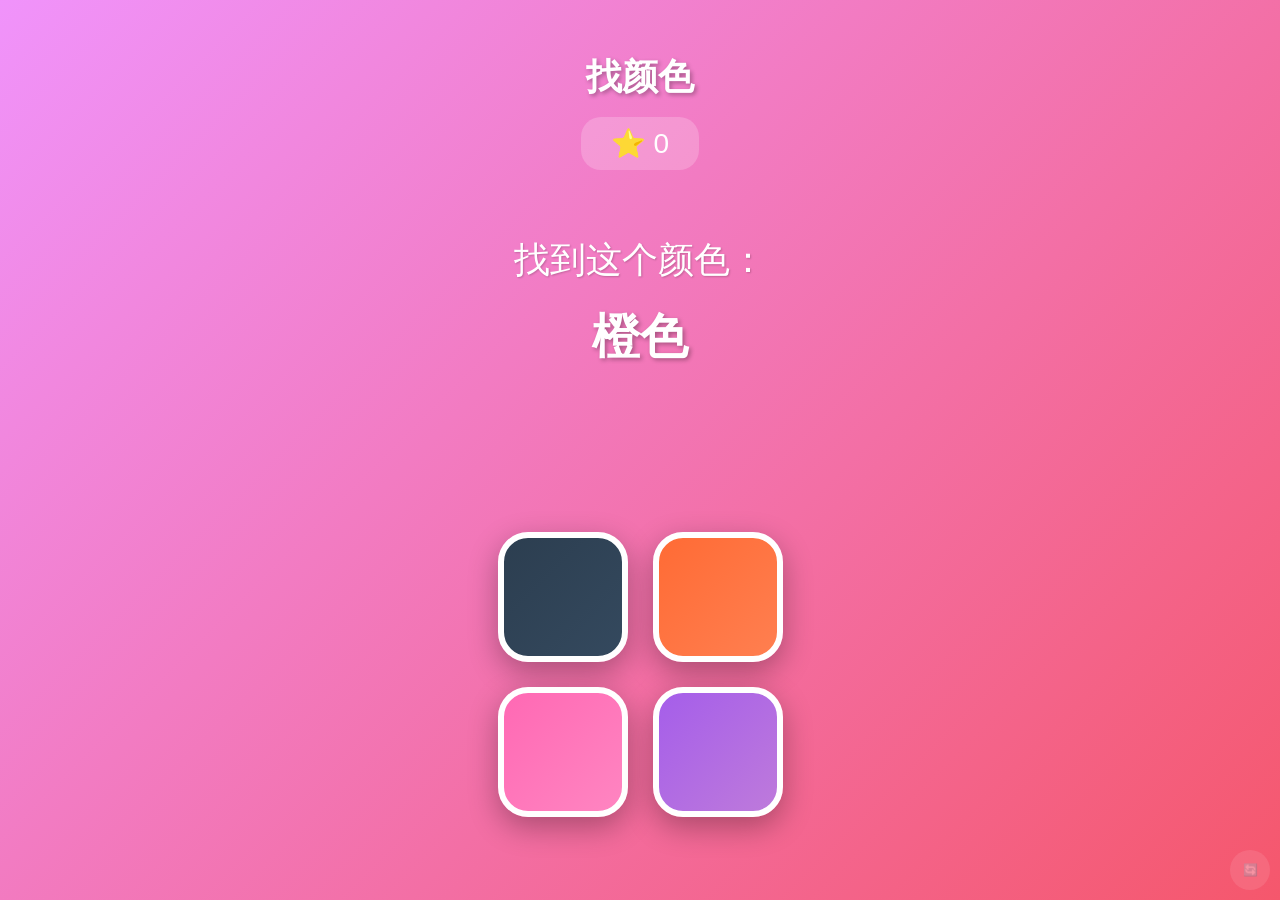
<file: kids-logic-games/color-matching.html>
<!DOCTYPE html>
<html lang="zh-CN">
<head>
    <meta charset="UTF-8">
    <meta name="viewport" content="width=device-width, initial-scale=1.0, maximum-scale=1.0, user-scalable=no">
    <meta name="apple-mobile-web-app-capable" content="yes">
    <meta name="apple-mobile-web-app-status-bar-style" content="black-translucent">
    <title>颜色认知游戏</title>
    <style>
        * {
            margin: 0;
            padding: 0;
            box-sizing: border-box;
            -webkit-tap-highlight-color: transparent;
            -webkit-touch-callout: none;
            -webkit-user-select: none;
            user-select: none;
        }
        
        html, body {
            width: 100%;
            height: 100%;
            overflow: hidden;
            font-family: -apple-system, BlinkMacSystemFont, "Segoe UI", Roboto, sans-serif;
            background: linear-gradient(135deg, #f093fb 0%, #f5576c 100%);
        }
        
        .game-container {
            width: 100%;
            height: 100%;
            display: flex;
            flex-direction: column;
            align-items: center;
            justify-content: space-around;
            padding: 20px;
        }
        
        .header {
            text-align: center;
            color: white;
        }
        
        .title {
            font-size: 36px;
            font-weight: bold;
            text-shadow: 2px 2px 4px rgba(0,0,0,0.3);
            margin-bottom: 15px;
        }
        
        .score-board {
            font-size: 28px;
            background: rgba(255,255,255,0.2);
            padding: 10px 30px;
            border-radius: 20px;
        }
        
        .star { color: #FFD700; }
        
        .target-area {
            text-align: center;
        }
        
        .target-label {
            font-size: 36px;
            color: white;
            margin-bottom: 20px;
            text-shadow: 1px 1px 2px rgba(0,0,0,0.2);
        }
        
        .target-color-name {
            font-size: 48px;
            font-weight: bold;
            color: white;
            text-shadow: 2px 2px 4px rgba(0,0,0,0.3);
            animation: colorPulse 1s ease-in-out infinite;
        }
        
        @keyframes colorPulse {
            0%, 100% { transform: scale(1); }
            50% { transform: scale(1.05); }
        }
        
        .options-area {
            display: grid;
            grid-template-columns: repeat(2, 1fr);
            gap: 25px;
            padding: 30px;
        }
        
        .color-btn {
            width: 130px;
            height: 130px;
            border: 6px solid white;
            border-radius: 30px;
            cursor: pointer;
            box-shadow: 0 10px 30px rgba(0,0,0,0.3);
            transition: transform 0.1s, box-shadow 0.1s;
            touch-action: manipulation;
        }
        
        .color-btn:active {
            transform: scale(0.9);
        }
        
        .color-btn.correct {
            animation: correctFlash 0.5s ease;
            box-shadow: 0 0 30px rgba(255,255,255,0.8);
        }
        
        @keyframes correctFlash {
            0%, 100% { transform: scale(1); }
            50% { transform: scale(1.15); }
        }
        
        .color-btn.wrong {
            animation: wrongShake 0.5s ease;
        }
        
        @keyframes wrongShake {
            0%, 100% { transform: translateX(0); }
            25% { transform: translateX(-15px); }
            75% { transform: translateX(15px); }
        }
        
        .feedback {
            font-size: 52px;
            font-weight: bold;
            color: white;
            text-shadow: 2px 2px 4px rgba(0,0,0,0.3);
            opacity: 0;
        }
        
        .feedback.show {
            opacity: 1;
            animation: feedbackPop 0.5s ease;
        }
        
        @keyframes feedbackPop {
            0% { transform: scale(0.5); opacity: 0; }
            50% { transform: scale(1.3); }
            100% { transform: scale(1); opacity: 1; }
        }
        
        .parent-control {
            position: fixed;
            bottom: 10px;
            right: 10px;
            width: 40px;
            height: 40px;
            background: rgba(255,255,255,0.1);
            border: none;
            border-radius: 50%;
            font-size: 12px;
            color: rgba(255,255,255,0.3);
            cursor: pointer;
        }
        
        .celebration {
            position: fixed;
            top: 0;
            left: 0;
            width: 100%;
            height: 100%;
            pointer-events: none;
            z-index: 50;
        }
        
        .bubble {
            position: absolute;
            border-radius: 50%;
            animation: bubbleRise 3s ease-out forwards;
        }
        
        @keyframes bubbleRise {
            0% { transform: translateY(100vh) scale(0); opacity: 0.8; }
            100% { transform: translateY(-100px) scale(1); opacity: 0; }
        }
    </style>
</head>
<body>
    <div class="game-container">
        <div class="header">
            <div class="title">找颜色</div>
            <div class="score-board">
                <span class="star">⭐</span> <span id="score">0</span>
            </div>
        </div>
        
        <div class="target-area">
            <div class="target-label">找到这个颜色：</div>
            <div class="target-color-name" id="targetColorName">红色</div>
        </div>
        
        <div class="feedback" id="feedback"></div>
        
        <div class="options-area" id="optionsArea"></div>
    </div>
    
    <button class="parent-control" ontouchstart="initGame()">🔄</button>
    
    <div class="celebration" id="celebration"></div>

    <script>
        // ==================== 颜色定义 ====================
        const COLORS = [
            { name: '红色', hex: '#FF4757', light: '#FF6B7A' },
            { name: '黄色', hex: '#FFA502', light: '#FFB732' },
            { name: '蓝色', hex: '#3742FA', light: '#5352ED' },
            { name: '绿色', hex: '#2ED573', light: '#7BED9F' },
            { name: '橙色', hex: '#FF6B35', light: '#FF7F50' },
            { name: '紫色', hex: '#A55EEA', light: '#BE7ADB' },
            { name: '粉色', hex: '#FF69B4', light: '#FF85C1' },
            { name: '黑色', hex: '#2C3E50', light: '#34495E' }
        ];
        
        // ==================== 游戏状态 ====================
        let gameState = {
            score: 0,
            targetColor: null,
            isAnimating: false
        };
        
        // ==================== 音效 ====================
        function playSound(type) {
            try {
                const audioCtx = new (window.AudioContext || window.webkitAudioContext)();
                const oscillator = audioCtx.createOscillator();
                const gainNode = audioCtx.createGain();
                
                oscillator.connect(gainNode);
                gainNode.connect(audioCtx.destination);
                
                const config = {
                    correct: { freq: 659.25, duration: 0.15, type: 'sine' },
                    wrong: { freq: 196.00, duration: 0.2, type: 'square' },
                    celebrate: { freq: 783.99, duration: 0.2, type: 'sine' }
                };
                
                const c = config[type] || config.correct;
                oscillator.type = c.type;
                oscillator.frequency.setValueAtTime(c.freq, audioCtx.currentTime);
                gainNode.gain.setValueAtTime(0.3, audioCtx.currentTime);
                gainNode.gain.exponentialRampToValueAtTime(0.01, audioCtx.currentTime + c.duration);
                
                oscillator.start(audioCtx.currentTime);
                oscillator.stop(audioCtx.currentTime + c.duration);
            } catch(e) {}
        }
        
        // ==================== 游戏核心 ====================
        function initGame() {
            gameState.score = 0;
            updateScore();
            newRound();
        }
        
        function newRound() {
            if (gameState.isAnimating) return;
            
            // 随机选择4个颜色
            const shuffled = [...COLORS].sort(() => Math.random() - 0.5);
            const selectedColors = shuffled.slice(0, 4);
            
            // 随机选择目标
            gameState.targetColor = selectedColors[Math.floor(Math.random() * selectedColors.length)];
            
            // 显示目标
            document.getElementById('targetColorName').textContent = gameState.targetColor.name;
            
            // 创建选项
            const optionsArea = document.getElementById('optionsArea');
            optionsArea.innerHTML = '';
            
            const shuffledOptions = [...selectedColors].sort(() => Math.random() - 0.5);
            
            shuffledOptions.forEach(color => {
                const btn = document.createElement('button');
                btn.className = 'color-btn';
                btn.style.background = `linear-gradient(135deg, ${color.hex} 0%, ${color.light} 100%)`;
                btn.setAttribute('data-color', color.name);
                
                btn.addEventListener('touchstart', (e) => {
                    e.preventDefault();
                    checkAnswer(color.name, btn);
                }, { passive: false });
                
                optionsArea.appendChild(btn);
            });
        }
        
        function checkAnswer(selected, btnElement) {
            if (gameState.isAnimating) return;
            gameState.isAnimating = true;
            
            const isCorrect = selected === gameState.targetColor.name;
            const feedback = document.getElementById('feedback');
            
            if (isCorrect) {
                btnElement.classList.add('correct');
                feedback.textContent = '对了！🎉';
                feedback.classList.add('show');
                playSound('correct');
                
                gameState.score++;
                updateScore();
                
                if (gameState.score % 5 === 0) {
                    celebrate();
                }
                
                setTimeout(() => {
                    feedback.classList.remove('show');
                    btnElement.classList.remove('correct');
                    gameState.isAnimating = false;
                    newRound();
                }, 1200);
                
            } else {
                btnElement.classList.add('wrong');
                feedback.textContent = '再试试！💪';
                feedback.classList.add('show');
                playSound('wrong');
                
                setTimeout(() => {
                    feedback.classList.remove('show');
                    btnElement.classList.remove('wrong');
                    gameState.isAnimating = false;
                }, 800);
            }
        }
        
        function updateScore() {
            document.getElementById('score').textContent = gameState.score;
        }
        
        function celebrate() {
            playSound('celebrate');
            const container = document.getElementById('celebration');
            
            COLORS.forEach((color, i) => {
                for (let j = 0; j < 5; j++) {
                    const bubble = document.createElement('div');
                    bubble.className = 'bubble';
                    bubble.style.background = color.hex;
                    bubble.style.width = (30 + Math.random() * 30) + 'px';
                    bubble.style.height = bubble.style.width;
                    bubble.style.left = Math.random() * 100 + '%';
                    bubble.style.animationDelay = (i * 0.2 + Math.random() * 0.3) + 's';
                    container.appendChild(bubble);
                    
                    setTimeout(() => bubble.remove(), 3500);
                }
            });
        }
        
        // ==================== 启动 ====================
        document.addEventListener('DOMContentLoaded', initGame);
        
        // 防止双击缩放
        document.addEventListener('touchstart', (e) => {
            if (e.touches.length > 1) e.preventDefault();
        }, { passive: false });
        
        let lastTouchEnd = 0;
        document.addEventListener('touchend', (e) => {
            const now = Date.now();
            if (now - lastTouchEnd <= 300) e.preventDefault();
            lastTouchEnd = now;
        }, { passive: false });
    </script>
</body>
</html>
</file>
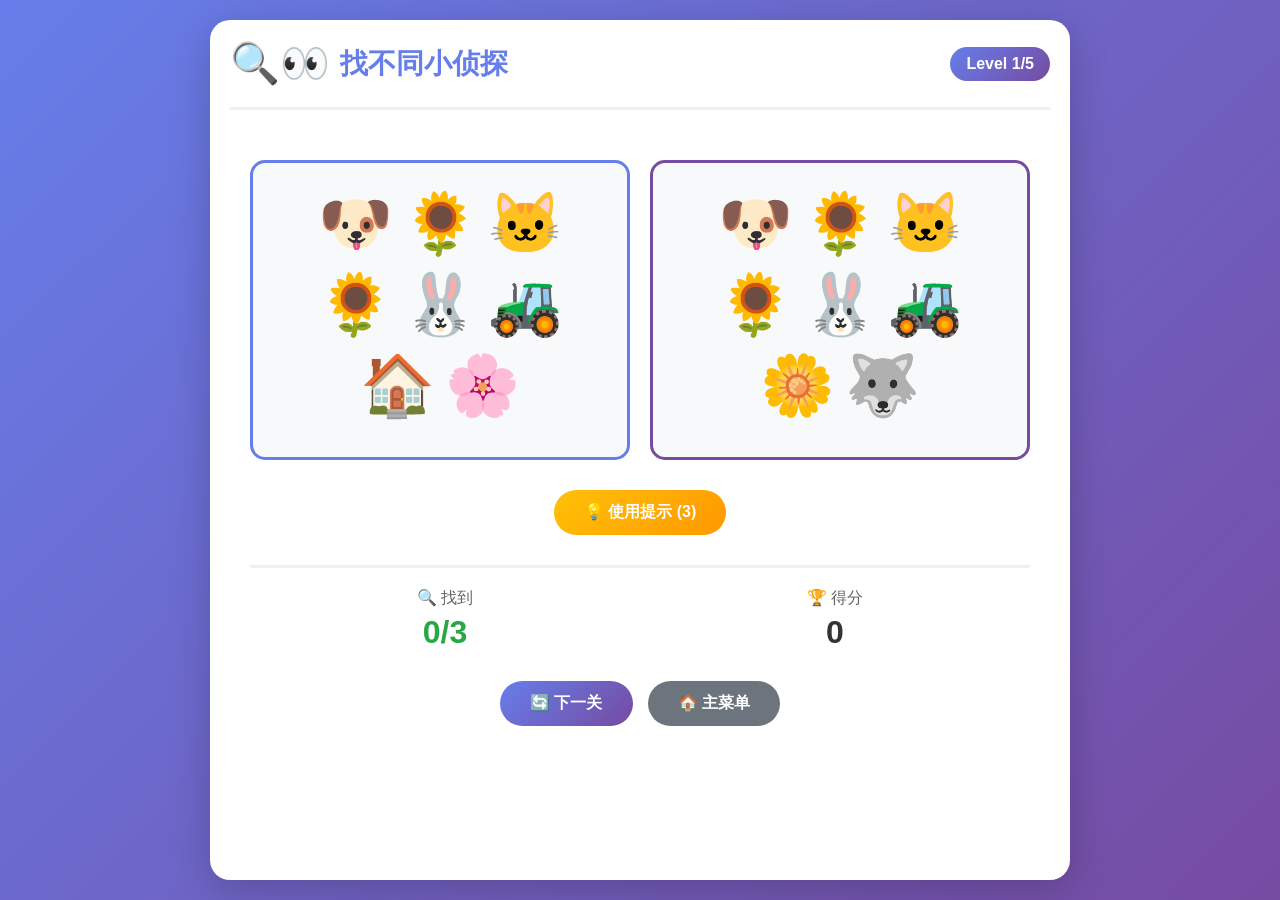
<file: kids-logic-games/find-differences.html>
<!DOCTYPE html>
<html lang="zh-CN">
<head>
    <meta charset="UTF-8">
    <meta name="viewport" content="width=device-width, initial-scale=1.0, maximum-scale=1.0, user-scalable=no">
    <title>找不同小侦探 - 儿童逻辑思维游戏</title>
    <style>
        * {
            margin: 0;
            padding: 0;
            box-sizing: border-box;
        }

        body {
            font-family: -apple-system, BlinkMacSystemFont, 'Segoe UI', Roboto, 'Helvetica Neue', Arial, sans-serif;
            background: linear-gradient(135deg, #667eea 0%, #764ba2 100%);
            min-height: 100vh;
            overflow-x: hidden;
            touch-action: manipulation;
            -webkit-tap-highlight-color: transparent;
            user-select: none;
        }

        #app {
            max-width: 900px;
            margin: 0 auto;
            padding: 20px;
            min-height: 100vh;
        }

        .game-container {
            background: white;
            border-radius: 20px;
            padding: 20px;
            box-shadow: 0 10px 40px rgba(0,0,0,0.2);
            min-height: calc(100vh - 40px);
        }

        .game-header {
            display: flex;
            justify-content: space-between;
            align-items: center;
            margin-bottom: 30px;
            padding-bottom: 20px;
            border-bottom: 3px solid #f0f0f0;
        }

        .game-title {
            display: flex;
            align-items: center;
            gap: 10px;
            font-size: clamp(20px, 5vw, 28px);
            color: #667eea;
            font-weight: bold;
        }

        .game-icon {
            font-size: clamp(30px, 7vw, 40px);
        }

        .level-badge {
            background: linear-gradient(135deg, #667eea 0%, #764ba2 100%);
            color: white;
            padding: 8px 16px;
            border-radius: 20px;
            font-size: clamp(14px, 3vw, 16px);
            font-weight: bold;
        }

        .game-area {
            text-align: center;
            padding: 20px;
        }

        .scene-container {
            display: grid;
            grid-template-columns: 1fr 1fr;
            gap: 20px;
            margin-bottom: 30px;
            position: relative;
        }

        .scene-panel {
            background: #f8f9fa;
            border: 3px solid #e0e0e0;
            border-radius: 15px;
            padding: 20px;
            position: relative;
            min-height: 300px;
        }

        .scene-panel.left {
            border-color: #667eea;
        }

        .scene-panel.right {
            border-color: #764ba2;
            cursor: pointer;
        }

        .scene-emoji {
            font-size: clamp(40px, 8vw, 60px);
            display: inline-block;
            margin: 5px;
            transition: transform 0.2s ease;
        }

        .scene-emoji:hover {
            transform: scale(1.1);
        }

        .difference-marker {
            position: absolute;
            width: clamp(40px, 8vw, 60px);
            height: clamp(40px, 8vw, 60px);
            border: 4px solid #e74c3c;
            border-radius: 50%;
            pointer-events: none;
            animation: markerPop 0.3s ease;
        }

        @keyframes markerPop {
            0% { transform: scale(0); opacity: 0; }
            50% { transform: scale(1.2); }
            100% { transform: scale(1); opacity: 1; }
        }

        .stats-area {
            display: flex;
            justify-content: space-around;
            margin-top: 30px;
            padding-top: 20px;
            border-top: 3px solid #f0f0f0;
        }

        .stat-item {
            text-align: center;
        }

        .stat-label {
            font-size: clamp(14px, 3vw, 16px);
            color: #666;
            margin-bottom: 5px;
        }

        .stat-value {
            font-size: clamp(24px, 5vw, 32px);
            font-weight: bold;
            color: #333;
        }

        .stat-value.found {
            color: #28a745;
        }

        .stat-value.hints {
            color: #ffc107;
        }

        .hint-btn {
            background: linear-gradient(135deg, #ffc107 0%, #ff9800 100%);
            color: white;
            border: none;
            padding: 12px 30px;
            border-radius: 25px;
            font-size: clamp(14px, 3vw, 16px);
            font-weight: bold;
            cursor: pointer;
            transition: all 0.3s ease;
            touch-action: manipulation;
            -webkit-tap-highlight-color: transparent;
        }

        .hint-btn:hover {
            transform: translateY(-2px);
            box-shadow: 0 5px 15px rgba(255, 193, 7, 0.4);
        }

        .hint-btn:disabled {
            opacity: 0.5;
            cursor: not-allowed;
            transform: none;
        }

        .action-buttons {
            display: flex;
            gap: 15px;
            justify-content: center;
            margin-top: 30px;
        }

        .action-btn {
            padding: 12px 30px;
            font-size: clamp(14px, 3vw, 16px);
            border: none;
            border-radius: 25px;
            cursor: pointer;
            transition: all 0.3s ease;
            touch-action: manipulation;
            -webkit-tap-highlight-color: transparent;
            font-weight: bold;
        }

        .btn-replay {
            background: linear-gradient(135deg, #667eea 0%, #764ba2 100%);
            color: white;
        }

        .btn-replay:hover {
            transform: translateY(-2px);
            box-shadow: 0 5px 15px rgba(102, 126, 234, 0.4);
        }

        .btn-home {
            background: #6c757d;
            color: white;
        }

        .btn-home:hover {
            transform: translateY(-2px);
            box-shadow: 0 5px 15px rgba(108, 117, 125, 0.4);
        }

        .celebration {
            position: fixed;
            top: 0;
            left: 0;
            width: 100%;
            height: 100%;
            pointer-events: none;
            z-index: 1000;
        }

        .confetti {
            position: absolute;
            width: 10px;
            height: 10px;
            border-radius: 2px;
            animation: confettiFall 3s ease-out forwards;
        }

        @keyframes confettiFall {
            0% { transform: translateY(-100vh) rotate(0deg); opacity: 1; }
            100% { transform: translateY(100vh) rotate(720deg); opacity: 0; }
        }

        .hint-highlight {
            position: absolute;
            width: clamp(45px, 9vw, 65px);
            height: clamp(45px, 9vw, 65px);
            border: 3px dashed #ffc107;
            border-radius: 10px;
            pointer-events: none;
            animation: hintPulse 1s ease-in-out 3;
        }

        @keyframes hintPulse {
            0%, 100% { opacity: 0.3; }
            50% { opacity: 1; }
        }

        @media (max-width: 768px) {
            .scene-container {
                grid-template-columns: 1fr;
                gap: 15px;
            }

            .scene-emoji {
                font-size: clamp(30px, 6vw, 50px);
            }

            .stats-area {
                flex-direction: column;
                gap: 15px;
            }
        }
    </style>
</head>
<body>
    <div id="app">
        <div class="game-container">
            <div class="game-header">
                <div class="game-title">
                    <span class="game-icon">🔍👀</span>
                    <span>找不同小侦探</span>
                </div>
                <div class="level-badge" id="level-badge">Level 1/5</div>
            </div>

            <div class="game-area">
                <div class="scene-container">
                    <div class="scene-panel left" id="left-scene">
                    </div>
                    <div class="scene-panel right" id="right-scene">
                    </div>
                </div>

                <button class="hint-btn" id="hint-btn">💡 使用提示 (<span id="hint-count">3</span>)</button>

                <div class="stats-area">
                    <div class="stat-item">
                        <div class="stat-label">🔍 找到</div>
                        <div class="stat-value found" id="found-count">0/3</div>
                    </div>
                    <div class="stat-item">
                        <div class="stat-label">🏆 得分</div>
                        <div class="stat-value" id="score">0</div>
                    </div>
                </div>

                <div class="action-buttons">
                    <button class="action-btn btn-replay" id="replay-btn">🔄 下一关</button>
                    <button class="action-btn btn-home" id="home-btn">🏠 主菜单</button>
                </div>
            </div>
        </div>
    </div>

    <div class="celebration" id="celebration"></div>

    <script>
        /**
         * 找不同小侦探游戏
         * 训练观察力和细节识别
         */
        class FindDifferencesGame {
            constructor() {
                this.currentLevel = 1;
                this.maxLevels = 5;
                this.score = 0;
                this.foundCount = 0;
                this.totalDifferences = 3;
                this.hintsRemaining = 3;
                this.foundPositions = [];
                this.differences = [];
                this.canClick = true;

                this.sceneThemes = {
                    farm: {
                        name: '农场',
                        baseElements: ['🐶', '🐱', '🐰', '🌸', '🌻', '🏠', '🚜', '🌻'],
                        differences: [
                            { from: '🐶', to: '🐺', hint: '小动物不一样' },
                            { from: '🌸', to: '🌼', hint: '花朵颜色不一样' }
                        ]
                    },
                    ocean: {
                        name: '海洋',
                        baseElements: ['🐟', '🐠', '🐡', '🌊', '🏝️', '🦀', '⭐', '🌙'],
                        differences: [
                            { from: '🐟', to: '🐬', hint: '大鱼不一样' },
                            { from: '⭐', to: '💫', hint: '星星不一样' }
                        ]
                    },
                    park: {
                        name: '公园',
                        baseElements: ['🌳', '🌳', '🌻', '⚽', '🏀', '🎨', '🧒', '🏸'],
                        differences: [
                            { from: '⚽', to: '🏈', hint: '球不一样' },
                            { from: '🌳', to: '🌴', hint: '树不一样' }
                        ]
                    },
                    space: {
                        name: '太空',
                        baseElements: ['🚀', '🛸', '🌍', '🌙', '⭐', '💫', '☄️', '👨🚀'],
                        differences: [
                            { from: '🚀', to: '🛩', hint: '飞船不一样' },
                            { from: '⭐', to: '✨', hint: '星星不一样' }
                        ]
                    },
                    garden: {
                        name: '花园',
                        baseElements: ['🌸', '🌻', '🌷', '🌺', '🦋', '🐝', '🌿', '🍀'],
                        differences: [
                            { from: '🌸', to: '🌹', hint: '花不一样' },
                            { from: '🐝', to: '🐞', hint: '昆虫不一样' }
                        ]
                    }
                };

                this.levelConfig = [
                    { level: 1, theme: 'farm', elementCount: 8, differenceCount: 3, difficulty: 1 },
                    { level: 2, theme: 'ocean', elementCount: 10, differenceCount: 3, difficulty: 1 },
                    { level: 3, theme: 'park', elementCount: 12, differenceCount: 4, difficulty: 2 },
                    { level: 4, theme: 'space', elementCount: 14, differenceCount: 4, difficulty: 2 },
                    { level: 5, theme: 'garden', elementCount: 16, differenceCount: 5, difficulty: 3 }
                ];

                this.audioContext = null;

                this.init();
            }

            /**
             * 初始化游戏
             */
            init() {
                this.bindEvents();
                this.startLevel(1);
            }

            /**
             * 绑定事件
             */
            bindEvents() {
                document.getElementById('replay-btn').addEventListener('click', () => {
                    if (this.currentLevel < this.maxLevels) {
                        this.startLevel(this.currentLevel + 1);
                    } else {
                        this.startLevel(1);
                    }
                });

                document.getElementById('home-btn').addEventListener('click', () => {
                    window.location.href = 'index.html';
                });

                document.getElementById('hint-btn').addEventListener('click', () => {
                    this.useHint();
                });

                const rightScene = document.getElementById('right-scene');
                rightScene.addEventListener('click', (e) => {
                    this.handleClick(e);
                });
            }

            /**
             * 开始关卡
             */
            startLevel(level) {
                this.currentLevel = level;
                this.foundCount = 0;
                this.hintsRemaining = 3;
                this.foundPositions = [];
                this.canClick = true;

                document.getElementById('level-badge').textContent = `Level ${level}/${this.maxLevels}`;
                document.getElementById('hint-count').textContent = this.hintsRemaining;
                document.getElementById('hint-btn').disabled = false;

                this.generateLevel(level);
                this.renderScenes();
                this.updateStats();
            }

            /**
             * 生成关卡
             */
            generateLevel(level) {
                const config = this.levelConfig[level - 1];
                if (!config) return;

                const theme = this.sceneThemes[config.theme];
                this.totalDifferences = config.differenceCount;

                // 生成基础场景
                let baseElements = [...theme.baseElements]
                    .sort(() => Math.random() - 0.5)
                    .slice(0, config.elementCount);

                // 添加差异
                const differences = [...theme.differences]
                    .sort(() => Math.random() - 0.5)
                    .slice(0, config.differenceCount);

                const availablePositions = [];
                for (let i = 0; i < config.elementCount; i++) {
                    availablePositions.push(i);
                }

                this.differences = [];
                differences.forEach((diff) => {
                    const randomIndex = Math.floor(Math.random() * availablePositions.length);
                    const position = availablePositions.splice(randomIndex, 1)[0];
                    this.differences.push({
                        ...diff,
                        position: position,
                        originalElement: baseElements[position]
                    });
                });

                // 创建左右场景
                this.leftScene = [...baseElements];
                this.rightScene = [...baseElements];

                // 在右图中应用差异
                this.differences.forEach(diff => {
                    this.rightScene[diff.position] = diff.to;
                });
            }

            /**
             * 渲染场景
             */
            renderScenes() {
                const leftContainer = document.getElementById('left-scene');
                const rightContainer = document.getElementById('right-scene');

                leftContainer.innerHTML = this.leftScene.map((emoji, index) => 
                    `<span class="scene-emoji" data-index="${index}">${emoji}</span>`
                ).join('');

                rightContainer.innerHTML = this.rightScene.map((emoji, index) => 
                    `<span class="scene-emoji" data-index="${index}">${emoji}</span>`
                ).join('');
            }

            /**
             * 处理点击
             */
            handleClick(e) {
                if (!this.canClick) return;

                const target = e.target;
                if (!target.classList.contains('scene-emoji')) return;

                const index = parseInt(target.dataset.index);

                // 检查是否是差异
                const difference = this.differences.find(diff => diff.position === index);

                if (difference && !this.foundPositions.includes(index)) {
                    // 找到差异
                    this.foundPositions.push(index);
                    this.foundCount++;

                    this.markDifference(target);
                    this.playSuccessSound();

                    this.score += 10;
                    this.updateStats();

                    // 检查是否完成
                    if (this.foundCount >= this.totalDifferences) {
                        this.canClick = false;
                        this.showCelebration();
                    }
                } else {
                    // 点击错误位置
                    this.playErrorSound();
                    this.shakeElement(target);
                }
            }

            /**
             * 标记差异
             */
            markDifference(element) {
                const marker = document.createElement('div');
                marker.className = 'difference-marker';

                const rect = element.getBoundingClientRect();
                const containerRect = document.getElementById('right-scene').getBoundingClientRect();

                const left = rect.left - containerRect.left;
                const top = rect.top - containerRect.top;

                marker.style.left = left + 'px';
                marker.style.top = top + 'px';

                document.getElementById('right-scene').appendChild(marker);
            }

            /**
             * 使用提示
             */
            useHint() {
                if (this.hintsRemaining <= 0) return;

                const unfoundDifferences = this.differences.filter(
                    diff => !this.foundPositions.includes(diff.position)
                );

                if (unfoundDifferences.length === 0) return;

                const hint = unfoundDifferences[0];
                const targetElement = document.querySelector(
                    `#right-scene .scene-emoji[data-index="${hint.position}"]`
                );

                if (targetElement) {
                    const highlight = document.createElement('div');
                    highlight.className = 'hint-highlight';

                    const rect = targetElement.getBoundingClientRect();
                    const containerRect = document.getElementById('right-scene').getBoundingClientRect();

                    highlight.style.left = (rect.left - containerRect.left - 5) + 'px';
                    highlight.style.top = (rect.top - containerRect.top - 5) + 'px';

                    document.getElementById('right-scene').appendChild(highlight);

                    // 3秒后移除
                    setTimeout(() => {
                        highlight.remove();
                    }, 3000);

                    this.hintsRemaining--;
                    document.getElementById('hint-count').textContent = this.hintsRemaining;

                    if (this.hintsRemaining <= 0) {
                        document.getElementById('hint-btn').disabled = true;
                    }

                    this.playHintSound();
                }
            }

            /**
             * 晃动元素
             */
            shakeElement(element) {
                element.style.animation = 'none';
                element.offsetHeight;
                element.style.animation = 'shake 0.5s ease';
            }

            /**
             * 更新统计
             */
            updateStats() {
                document.getElementById('found-count').textContent = 
                    `${this.foundCount}/${this.totalDifferences}`;
                document.getElementById('score').textContent = this.score;
            }

            /**
             * 显示庆祝动画
             */
            showCelebration() {
                const celebration = document.getElementById('celebration');
                celebration.innerHTML = '';

                const colors = ['#667eea', '#764ba2', '#f093fb', '#f5576c', '#4facfe', '#00f2fe'];
                for (let i = 0; i < 50; i++) {
                    const confetti = document.createElement('div');
                    confetti.className = 'confetti';
                    confetti.style.left = Math.random() * 100 + '%';
                    confetti.style.backgroundColor = colors[Math.floor(Math.random() * colors.length)];
                    confetti.style.animationDelay = Math.random() * 2 + 's';
                    celebration.appendChild(confetti);
                }

                setTimeout(() => {
                    celebration.innerHTML = '';
                }, 3000);

                this.playCelebrationSound();

                // 更新按钮文本
                setTimeout(() => {
                    const replayBtn = document.getElementById('replay-btn');
                    if (this.currentLevel < this.maxLevels) {
                        replayBtn.textContent = '🔄 下一关';
                    } else {
                        replayBtn.textContent = '🔄 重新开始';
                    }
                }, 2000);
            }

            /**
             * 播放成功音效
             */
            playSuccessSound() {
                try {
                    const ctx = this.getAudioContext();
                    const oscillator = ctx.createOscillator();
                    const gainNode = ctx.createGain();

                    oscillator.connect(gainNode);
                    gainNode.connect(ctx.destination);

                    oscillator.frequency.setValueAtTime(523.25, ctx.currentTime);
                    oscillator.frequency.exponentialRampToValueAtTime(659.25, ctx.currentTime + 0.1);
                    oscillator.frequency.exponentialRampToValueAtTime(783.99, ctx.currentTime + 0.2);

                    gainNode.gain.setValueAtTime(0.3, ctx.currentTime);
                    gainNode.gain.exponentialRampToValueAtTime(0.01, ctx.currentTime + 0.3);

                    oscillator.start(ctx.currentTime);
                    oscillator.stop(ctx.currentTime + 0.3);
                } catch (error) {
                    console.error('播放音效失败:', error);
                }
            }

            /**
             * 播放错误音效
             */
            playErrorSound() {
                try {
                    const ctx = this.getAudioContext();
                    const oscillator = ctx.createOscillator();
                    const gainNode = ctx.createGain();

                    oscillator.connect(gainNode);
                    gainNode.connect(ctx.destination);

                    oscillator.frequency.setValueAtTime(392, ctx.currentTime);
                    oscillator.frequency.exponentialRampToValueAtTime(261.63, ctx.currentTime + 0.2);

                    gainNode.gain.setValueAtTime(0.3, ctx.currentTime);
                    gainNode.gain.exponentialRampToValueAtTime(0.01, ctx.currentTime + 0.2);

                    oscillator.start(ctx.currentTime);
                    oscillator.stop(ctx.currentTime + 0.2);
                } catch (error) {
                    console.error('播放音效失败:', error);
                }
            }

            /**
             * 播放提示音效
             */
            playHintSound() {
                try {
                    const ctx = this.getAudioContext();
                    const oscillator = ctx.createOscillator();
                    const gainNode = ctx.createGain();

                    oscillator.connect(gainNode);
                    gainNode.connect(ctx.destination);

                    oscillator.type = 'sine';
                    oscillator.frequency.value = 440;

                    gainNode.gain.setValueAtTime(0.2, ctx.currentTime);
                    gainNode.gain.exponentialRampToValueAtTime(0.01, ctx.currentTime + 0.5);

                    oscillator.start(ctx.currentTime);
                    oscillator.stop(ctx.currentTime + 0.5);
                } catch (error) {
                    console.error('播放音效失败:', error);
                }
            }

            /**
             * 播放庆祝音效
             */
            playCelebrationSound() {
                try {
                    const ctx = this.getAudioContext();
                    const notes = [523.25, 659.25, 783.99, 1046.50];

                    notes.forEach((freq, index) => {
                        const oscillator = ctx.createOscillator();
                        const gainNode = ctx.createGain();

                        oscillator.connect(gainNode);
                        gainNode.connect(ctx.destination);

                        oscillator.type = 'sine';
                        oscillator.frequency.value = freq;

                        const startTime = ctx.currentTime + index * 0.15;
                        gainNode.gain.setValueAtTime(0.2, startTime);
                        gainNode.gain.exponentialRampToValueAtTime(0.01, startTime + 0.2);

                        oscillator.start(startTime);
                        oscillator.stop(startTime + 0.2);
                    });
                } catch (error) {
                    console.error('播放音效失败:', error);
                }
            }

            /**
             * 获取音频上下文
             */
            getAudioContext() {
                if (!this.audioContext) {
                    this.audioContext = new (window.AudioContext || window.webkitAudioContext)();
                }
                return this.audioContext;
            }
        }

        // 启动游戏
        window.addEventListener('DOMContentLoaded', () => {
            new FindDifferencesGame();
        });
    </script>
</body>
</html>
</file>
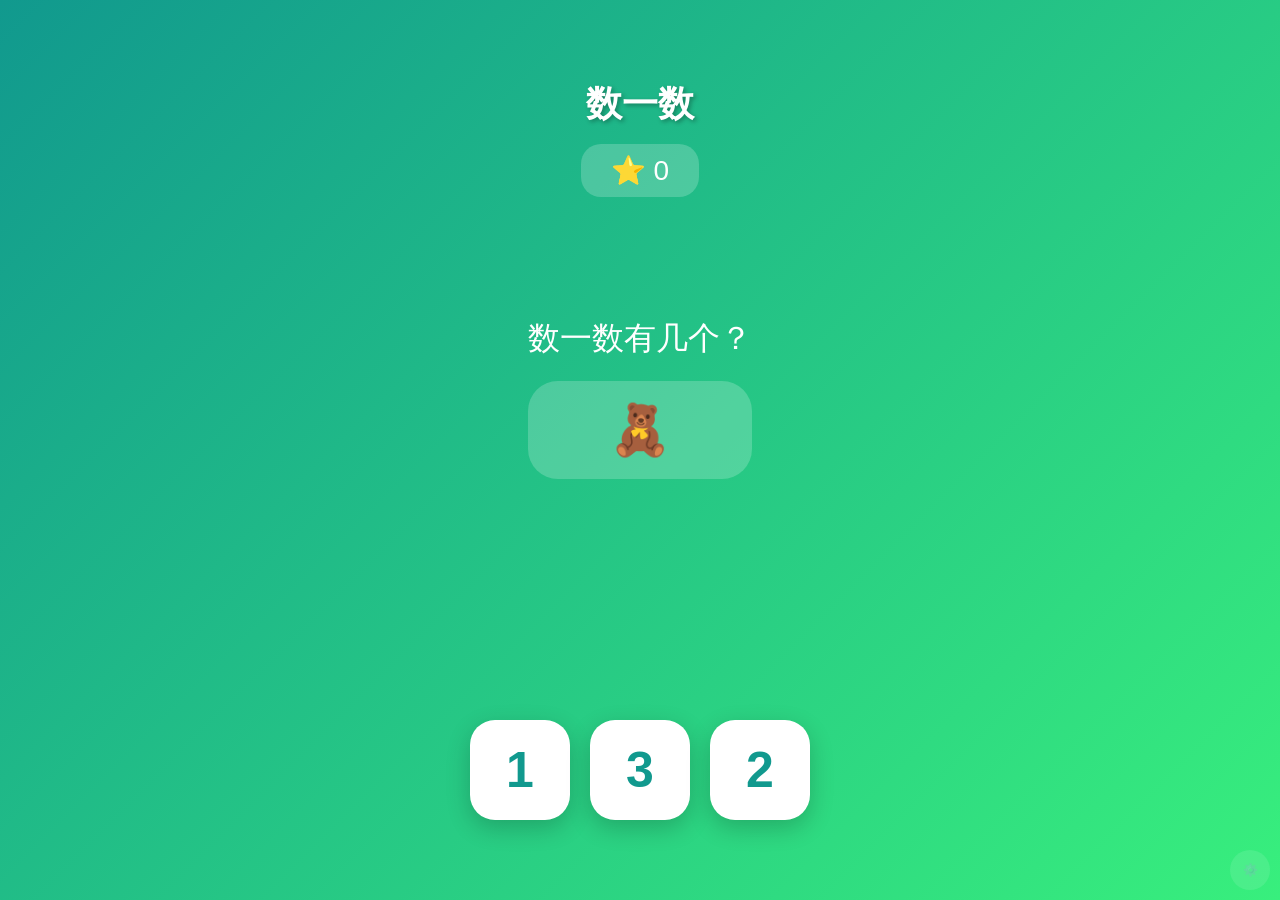
<file: kids-logic-games/number-counting.html>
<!DOCTYPE html>
<html lang="zh-CN">
<head>
    <meta charset="UTF-8">
    <meta name="viewport" content="width=device-width, initial-scale=1.0, maximum-scale=1.0, user-scalable=no">
    <meta name="apple-mobile-web-app-capable" content="yes">
    <meta name="apple-mobile-web-app-status-bar-style" content="black-translucent">
    <title>数字认知游戏</title>
    <style>
        * {
            margin: 0;
            padding: 0;
            box-sizing: border-box;
            -webkit-tap-highlight-color: transparent;
            -webkit-touch-callout: none;
            -webkit-user-select: none;
            user-select: none;
        }
        
        html, body {
            width: 100%;
            height: 100%;
            overflow: hidden;
            font-family: -apple-system, BlinkMacSystemFont, "Segoe UI", Roboto, sans-serif;
            background: linear-gradient(135deg, #11998e 0%, #38ef7d 100%);
        }
        
        .game-container {
            width: 100%;
            height: 100%;
            display: flex;
            flex-direction: column;
            align-items: center;
            justify-content: space-around;
            padding: 20px;
        }
        
        /* 顶部区域 */
        .header {
            text-align: center;
            color: white;
        }
        
        .title {
            font-size: 36px;
            font-weight: bold;
            text-shadow: 2px 2px 4px rgba(0,0,0,0.3);
            margin-bottom: 15px;
        }
        
        .score-board {
            font-size: 28px;
            background: rgba(255,255,255,0.2);
            padding: 10px 30px;
            border-radius: 20px;
        }
        
        .star {
            color: #FFD700;
        }
        
        /* 目标数字区域 */
        .target-area {
            text-align: center;
        }
        
        .target-label {
            font-size: 32px;
            color: white;
            margin-bottom: 20px;
        }
        
        .target-number {
            width: 180px;
            height: 180px;
            background: white;
            border-radius: 40px;
            display: flex;
            align-items: center;
            justify-content: center;
            font-size: 100px;
            font-weight: bold;
            color: #11998e;
            box-shadow: 0 15px 40px rgba(0,0,0,0.3);
            animation: pulse 2s ease-in-out infinite;
        }
        
        @keyframes pulse {
            0%, 100% { transform: scale(1); }
            50% { transform: scale(1.05); }
        }
        
        /* 物品展示区 */
        .items-area {
            display: flex;
            flex-wrap: wrap;
            justify-content: center;
            gap: 15px;
            max-width: 400px;
            padding: 20px;
            background: rgba(255,255,255,0.2);
            border-radius: 30px;
        }
        
        .item {
            font-size: 50px;
            animation: itemBounce 0.5s ease;
        }
        
        .item:nth-child(odd) {
            animation-delay: 0.1s;
        }
        
        @keyframes itemBounce {
            0% { transform: scale(0); }
            50% { transform: scale(1.2); }
            100% { transform: scale(1); }
        }
        
        /* 选项按钮 */
        .options-area {
            display: flex;
            gap: 20px;
        }
        
        .option-btn {
            width: 100px;
            height: 100px;
            background: white;
            border: none;
            border-radius: 25px;
            font-size: 50px;
            font-weight: bold;
            color: #11998e;
            cursor: pointer;
            box-shadow: 0 8px 25px rgba(0,0,0,0.2);
            transition: transform 0.1s;
            touch-action: manipulation;
        }
        
        .option-btn:active {
            transform: scale(0.9);
        }
        
        .option-btn.correct {
            background: #4CAF50;
            color: white;
            animation: correctPop 0.5s ease;
        }
        
        @keyframes correctPop {
            0%, 100% { transform: scale(1); }
            50% { transform: scale(1.2); }
        }
        
        .option-btn.wrong {
            background: #f44336;
            color: white;
            animation: shake 0.5s ease;
        }
        
        @keyframes shake {
            0%, 100% { transform: translateX(0); }
            25% { transform: translateX(-10px); }
            75% { transform: translateX(10px); }
        }
        
        /* 反馈 */
        .feedback {
            font-size: 48px;
            font-weight: bold;
            color: white;
            text-shadow: 2px 2px 4px rgba(0,0,0,0.3);
            opacity: 0;
            transition: opacity 0.3s;
        }
        
        .feedback.show {
            opacity: 1;
            animation: feedbackPop 0.5s ease;
        }
        
        @keyframes feedbackPop {
            0% { transform: scale(0.5); opacity: 0; }
            50% { transform: scale(1.2); }
            100% { transform: scale(1); opacity: 1; }
        }
        
        /* 家长控制 */
        .parent-control {
            position: fixed;
            bottom: 10px;
            right: 10px;
            width: 40px;
            height: 40px;
            background: rgba(255,255,255,0.1);
            border: none;
            border-radius: 50%;
            font-size: 12px;
            color: rgba(255,255,255,0.3);
            cursor: pointer;
        }
        
        /* 设置面板 */
        .settings-panel {
            position: fixed;
            top: 0;
            left: 0;
            width: 100%;
            height: 100%;
            background: rgba(0,0,0,0.8);
            display: none;
            flex-direction: column;
            align-items: center;
            justify-content: center;
            z-index: 100;
        }
        
        .settings-panel.show {
            display: flex;
        }
        
        .settings-content {
            background: white;
            padding: 30px;
            border-radius: 20px;
            text-align: center;
            max-width: 400px;
            width: 90%;
        }
        
        .settings-title {
            font-size: 24px;
            margin-bottom: 20px;
            color: #333;
        }
        
        .range-options {
            display: flex;
            flex-direction: column;
            gap: 15px;
            margin-bottom: 20px;
        }
        
        .range-btn {
            padding: 15px 30px;
            font-size: 20px;
            border: none;
            border-radius: 15px;
            cursor: pointer;
            transition: transform 0.1s;
            color: white;
        }
        
        .range-btn:active {
            transform: scale(0.95);
        }
        
        .range-btn.easy { background: #4CAF50; }
        .range-btn.medium { background: #FF9800; }
        .range-btn.hard { background: #f44336; }
        .range-btn.selected { box-shadow: 0 0 0 4px #333; }
        
        .close-settings {
            padding: 15px 40px;
            font-size: 20px;
            background: #2196F3;
            color: white;
            border: none;
            border-radius: 15px;
            cursor: pointer;
        }
        
        /* 庆祝动画 */
        .celebration {
            position: fixed;
            top: 0;
            left: 0;
            width: 100%;
            height: 100%;
            pointer-events: none;
            z-index: 50;
        }
        
        .star-burst {
            position: absolute;
            font-size: 40px;
            animation: starFall 2s ease-out forwards;
        }
        
        @keyframes starFall {
            0% { transform: translateY(-50px) rotate(0deg); opacity: 1; }
            100% { transform: translateY(100vh) rotate(360deg); opacity: 0; }
        }
    </style>
</head>
<body>
    <div class="game-container">
        <div class="header">
            <div class="title">数一数</div>
            <div class="score-board">
                <span class="star">⭐</span> <span id="score">0</span>
            </div>
        </div>
        
        <div class="target-area">
            <div class="target-label">数一数有几个？</div>
            <div class="items-area" id="itemsArea"></div>
        </div>
        
        <div class="feedback" id="feedback"></div>
        
        <div class="options-area" id="optionsArea"></div>
    </div>
    
    <button class="parent-control" ontouchstart="showSettings()">⚙️</button>
    
    <div class="settings-panel" id="settingsPanel">
        <div class="settings-content">
            <div class="settings-title">家长设置</div>
            <div class="range-options">
                <button class="range-btn easy selected" ontouchstart="setRange('easy')">1-3 (简单)</button>
                <button class="range-btn medium" ontouchstart="setRange('medium')">1-5 (中等)</button>
                <button class="range-btn hard" ontouchstart="setRange('hard')">1-10 (困难)</button>
            </div>
            <button class="close-settings" ontouchstart="hideSettings()">确定</button>
        </div>
    </div>
    
    <div class="celebration" id="celebration"></div>

    <script>
        // ==================== 游戏配置 ====================
        const CONFIG = {
            range: 'easy',
            maxNumbers: { easy: 3, medium: 5, hard: 10 },
            autoNextDelay: 1500,
            feedbackDuration: 800
        };
        
        // 可爱的物品图标（水果和动物）
        const ITEMS = ['🍎', '🍊', '🍋', '🍇', '🍓', '🐶', '🐱', '🐻', '🐰', '🦋', '⭐', '🌈', '🎈', '🧸', '🚗'];
        
        // ==================== 游戏状态 ====================
        let gameState = {
            score: 0,
            targetNumber: 0,
            isAnimating: false
        };
        
        // ==================== 音效 ====================
        function playSound(type) {
            try {
                const audioCtx = new (window.AudioContext || window.webkitAudioContext)();
                const oscillator = audioCtx.createOscillator();
                const gainNode = audioCtx.createGain();
                
                oscillator.connect(gainNode);
                gainNode.connect(audioCtx.destination);
                
                const config = {
                    correct: { freq: 523.25, duration: 0.15, type: 'sine' },
                    wrong: { freq: 196.00, duration: 0.2, type: 'square' },
                    celebrate: { freq: 880.00, duration: 0.2, type: 'sine' }
                };
                
                const c = config[type] || config.correct;
                oscillator.type = c.type;
                oscillator.frequency.setValueAtTime(c.freq, audioCtx.currentTime);
                gainNode.gain.setValueAtTime(0.3, audioCtx.currentTime);
                gainNode.gain.exponentialRampToValueAtTime(0.01, audioCtx.currentTime + c.duration);
                
                oscillator.start(audioCtx.currentTime);
                oscillator.stop(audioCtx.currentTime + c.duration);
            } catch(e) {}
        }
        
        // ==================== 游戏核心 ====================
        
        function initGame() {
            gameState.score = 0;
            updateScore();
            newRound();
        }
        
        function newRound() {
            if (gameState.isAnimating) return;
            
            const maxNum = CONFIG.maxNumbers[CONFIG.range];
            
            // 随机目标数字
            gameState.targetNumber = Math.floor(Math.random() * maxNum) + 1;
            
            // 随机选择物品类型
            const itemType = ITEMS[Math.floor(Math.random() * ITEMS.length)];
            
            // 显示物品
            const itemsArea = document.getElementById('itemsArea');
            itemsArea.innerHTML = '';
            
            for (let i = 0; i < gameState.targetNumber; i++) {
                const item = document.createElement('span');
                item.className = 'item';
                item.textContent = itemType;
                item.style.animationDelay = (i * 0.1) + 's';
                itemsArea.appendChild(item);
            }
            
            // 创建选项（包含正确答案和2个干扰项）
            const options = generateOptions(gameState.targetNumber, maxNum);
            const optionsArea = document.getElementById('optionsArea');
            optionsArea.innerHTML = '';
            
            options.forEach(num => {
                const btn = document.createElement('button');
                btn.className = 'option-btn';
                btn.textContent = num;
                btn.addEventListener('touchstart', (e) => {
                    e.preventDefault();
                    checkAnswer(num, btn);
                }, { passive: false });
                optionsArea.appendChild(btn);
            });
        }
        
        function generateOptions(correct, maxNum) {
            const options = [correct];
            
            while (options.length < 3) {
                let wrong = Math.floor(Math.random() * maxNum) + 1;
                if (!options.includes(wrong)) {
                    options.push(wrong);
                }
            }
            
            // 打乱顺序
            return options.sort(() => Math.random() - 0.5);
        }
        
        function checkAnswer(selected, btnElement) {
            if (gameState.isAnimating) return;
            gameState.isAnimating = true;
            
            const isCorrect = selected === gameState.targetNumber;
            const feedback = document.getElementById('feedback');
            
            if (isCorrect) {
                btnElement.classList.add('correct');
                feedback.textContent = '数对了！🎉';
                feedback.classList.add('show');
                playSound('correct');
                
                gameState.score++;
                updateScore();
                
                if (gameState.score % 5 === 0) {
                    celebrate();
                }
                
                setTimeout(() => {
                    feedback.classList.remove('show');
                    btnElement.classList.remove('correct');
                    gameState.isAnimating = false;
                    newRound();
                }, CONFIG.autoNextDelay);
                
            } else {
                btnElement.classList.add('wrong');
                feedback.textContent = '再数一数！🤔';
                feedback.classList.add('show');
                playSound('wrong');
                
                setTimeout(() => {
                    feedback.classList.remove('show');
                    btnElement.classList.remove('wrong');
                    gameState.isAnimating = false;
                }, CONFIG.feedbackDuration);
            }
        }
        
        function updateScore() {
            document.getElementById('score').textContent = gameState.score;
        }
        
        function celebrate() {
            playSound('celebrate');
            const container = document.getElementById('celebration');
            
            for (let i = 0; i < 20; i++) {
                const star = document.createElement('div');
                star.className = 'star-burst';
                star.textContent = '⭐';
                star.style.left = Math.random() * 100 + '%';
                star.style.animationDelay = Math.random() * 0.5 + 's';
                container.appendChild(star);
                
                setTimeout(() => star.remove(), 2500);
            }
        }
        
        // ==================== 设置 ====================
        function showSettings() {
            document.getElementById('settingsPanel').classList.add('show');
        }
        
        function hideSettings() {
            document.getElementById('settingsPanel').classList.remove('show');
        }
        
        function setRange(level) {
            CONFIG.range = level;
            
            document.querySelectorAll('.range-btn').forEach(btn => {
                btn.classList.remove('selected');
            });
            document.querySelector(`.range-btn.${level}`).classList.add('selected');
            
            initGame();
        }
        
        // ==================== 启动 ====================
        document.addEventListener('DOMContentLoaded', initGame);
        
        // 防止双击缩放
        document.addEventListener('touchstart', (e) => {
            if (e.touches.length > 1) e.preventDefault();
        }, { passive: false });
        
        let lastTouchEnd = 0;
        document.addEventListener('touchend', (e) => {
            const now = Date.now();
            if (now - lastTouchEnd <= 300) e.preventDefault();
            lastTouchEnd = now;
        }, { passive: false });
    </script>
</body>
</html>
</file>
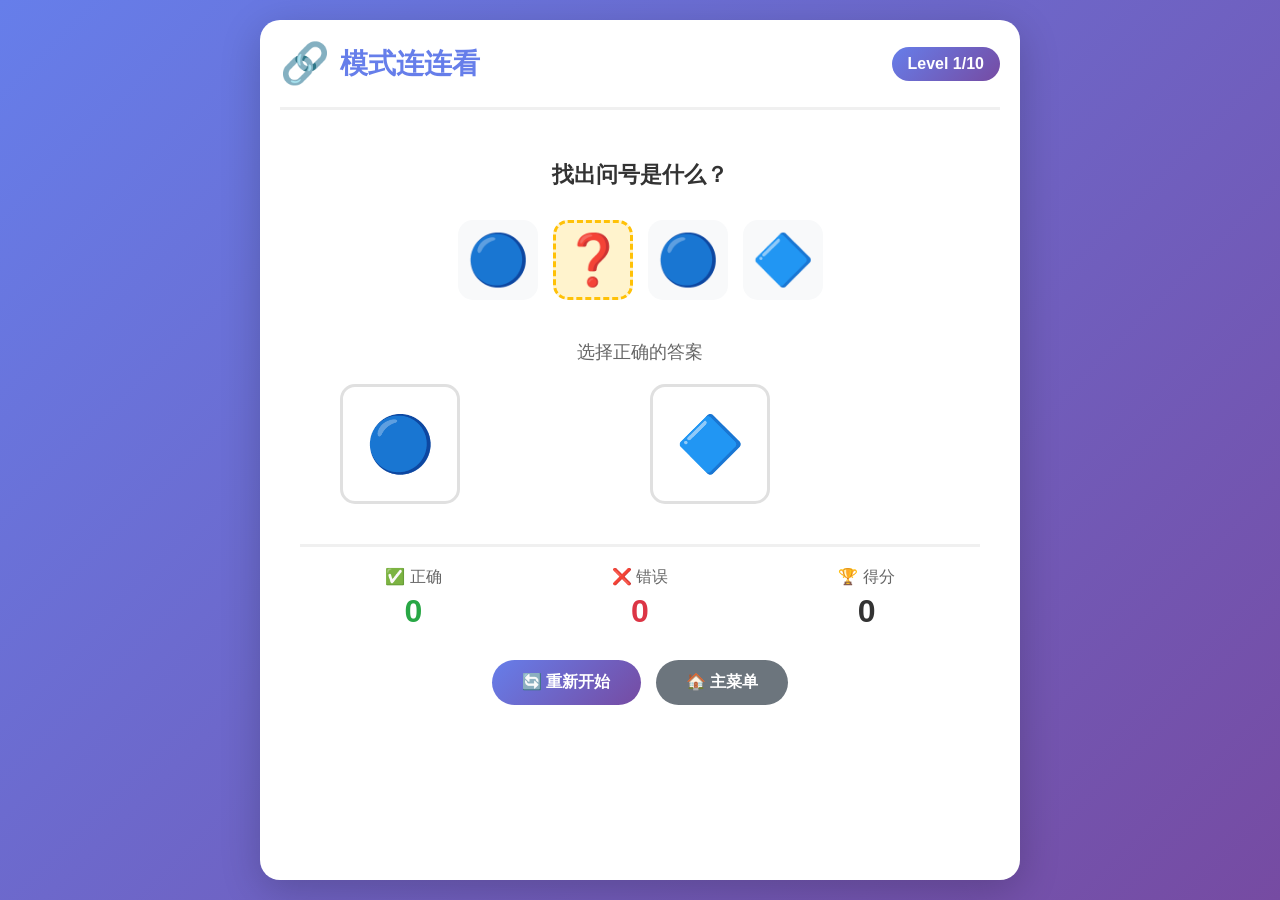
<file: kids-logic-games/pattern-match.html>
<!DOCTYPE html>
<html lang="zh-CN">
<head>
    <meta charset="UTF-8">
    <meta name="viewport" content="width=device-width, initial-scale=1.0, maximum-scale=1.0, user-scalable=no">
    <title>模式连连看 - 儿童逻辑思维游戏</title>
    <style>
        * {
            margin: 0;
            padding: 0;
            box-sizing: border-box;
        }

        body {
            font-family: -apple-system, BlinkMacSystemFont, 'Segoe UI', Roboto, 'Helvetica Neue', Arial, sans-serif;
            background: linear-gradient(135deg, #667eea 0%, #764ba2 100%);
            min-height: 100vh;
            overflow-x: hidden;
            touch-action: manipulation;
            -webkit-tap-highlight-color: transparent;
            user-select: none;
        }

        #app {
            max-width: 800px;
            margin: 0 auto;
            padding: 20px;
            min-height: 100vh;
        }

        .game-container {
            background: white;
            border-radius: 20px;
            padding: 20px;
            box-shadow: 0 10px 40px rgba(0,0,0,0.2);
            min-height: calc(100vh - 40px);
        }

        .game-header {
            display: flex;
            justify-content: space-between;
            align-items: center;
            margin-bottom: 30px;
            padding-bottom: 20px;
            border-bottom: 3px solid #f0f0f0;
        }

        .game-title {
            display: flex;
            align-items: center;
            gap: 10px;
            font-size: clamp(20px, 5vw, 28px);
            color: #667eea;
            font-weight: bold;
        }

        .game-icon {
            font-size: clamp(30px, 7vw, 40px);
        }

        .level-badge {
            background: linear-gradient(135deg, #667eea 0%, #764ba2 100%);
            color: white;
            padding: 8px 16px;
            border-radius: 20px;
            font-size: clamp(14px, 3vw, 16px);
            font-weight: bold;
        }

        .game-area {
            text-align: center;
            padding: 20px;
        }

        .instruction {
            font-size: clamp(18px, 4vw, 22px);
            color: #333;
            margin-bottom: 30px;
            font-weight: bold;
        }

        .pattern-sequence {
            display: flex;
            justify-content: center;
            gap: 15px;
            margin-bottom: 40px;
            flex-wrap: wrap;
        }

        .pattern-item {
            width: clamp(60px, 15vw, 80px);
            height: clamp(60px, 15vw, 80px);
            display: flex;
            align-items: center;
            justify-content: center;
            font-size: clamp(30px, 7vw, 50px);
            background: #f8f9fa;
            border-radius: 15px;
            transition: all 0.3s ease;
        }

        .pattern-item.blank {
            background: #fff3cd;
            border: 3px dashed #ffc107;
            color: #ffc107;
        }

        .pattern-item.filled {
            animation: popIn 0.3s ease;
        }

        @keyframes popIn {
            0% { transform: scale(0.5); opacity: 0; }
            50% { transform: scale(1.1); }
            100% { transform: scale(1); opacity: 1; }
        }

        .options-area {
            margin-top: 40px;
        }

        .options-title {
            font-size: clamp(16px, 4vw, 18px);
            color: #666;
            margin-bottom: 20px;
        }

        .options-grid {
            display: grid;
            grid-template-columns: repeat(auto-fit, minmax(100px, 1fr));
            gap: 20px;
            max-width: 600px;
            margin: 0 auto;
        }

        .option-btn {
            width: clamp(80px, 18vw, 120px);
            height: clamp(80px, 18vw, 120px);
            font-size: clamp(35px, 8vw, 55px);
            background: white;
            border: 3px solid #e0e0e0;
            border-radius: 15px;
            cursor: pointer;
            transition: all 0.3s ease;
            touch-action: manipulation;
            -webkit-tap-highlight-color: transparent;
            display: flex;
            align-items: center;
            justify-content: center;
        }

        .option-btn:hover {
            transform: translateY(-5px);
            box-shadow: 0 5px 15px rgba(0,0,0,0.2);
            border-color: #667eea;
        }

        .option-btn:active {
            transform: scale(0.95);
        }

        .option-btn.correct {
            background: #28a745;
            border-color: #28a745;
            animation: bounce 0.5s ease;
        }

        .option-btn.wrong {
            background: #dc3545;
            border-color: #dc3545;
            animation: shake 0.5s ease;
        }

        @keyframes bounce {
            0%, 100% { transform: translateY(0); }
            50% { transform: translateY(-20px); }
        }

        @keyframes shake {
            0%, 100% { transform: translateX(0); }
            25% { transform: translateX(-10px); }
            75% { transform: translateX(10px); }
        }

        .stats-area {
            display: flex;
            justify-content: space-around;
            margin-top: 40px;
            padding-top: 20px;
            border-top: 3px solid #f0f0f0;
        }

        .stat-item {
            text-align: center;
        }

        .stat-label {
            font-size: clamp(14px, 3vw, 16px);
            color: #666;
            margin-bottom: 5px;
        }

        .stat-value {
            font-size: clamp(24px, 5vw, 32px);
            font-weight: bold;
            color: #333;
        }

        .stat-value.correct {
            color: #28a745;
        }

        .stat-value.wrong {
            color: #dc3545;
        }

        .action-buttons {
            display: flex;
            gap: 15px;
            justify-content: center;
            margin-top: 30px;
        }

        .action-btn {
            padding: 12px 30px;
            font-size: clamp(14px, 3vw, 16px);
            border: none;
            border-radius: 25px;
            cursor: pointer;
            transition: all 0.3s ease;
            touch-action: manipulation;
            -webkit-tap-highlight-color: transparent;
            font-weight: bold;
        }

        .btn-replay {
            background: linear-gradient(135deg, #667eea 0%, #764ba2 100%);
            color: white;
        }

        .btn-replay:hover {
            transform: translateY(-2px);
            box-shadow: 0 5px 15px rgba(102, 126, 234, 0.4);
        }

        .btn-home {
            background: #6c757d;
            color: white;
        }

        .btn-home:hover {
            transform: translateY(-2px);
            box-shadow: 0 5px 15px rgba(108, 117, 125, 0.4);
        }

        .celebration {
            position: fixed;
            top: 0;
            left: 0;
            width: 100%;
            height: 100%;
            pointer-events: none;
            z-index: 1000;
        }

        .confetti {
            position: absolute;
            width: 10px;
            height: 10px;
            border-radius: 2px;
            animation: confettiFall 3s ease-out forwards;
        }

        @keyframes confettiFall {
            0% { transform: translateY(-100vh) rotate(0deg); opacity: 1; }
            100% { transform: translateY(100vh) rotate(720deg); opacity: 0; }
        }

        @media (max-width: 480px) {
            .game-container {
                padding: 15px;
                border-radius: 15px;
            }

            .pattern-sequence {
                gap: 10px;
            }

            .options-grid {
                grid-template-columns: repeat(2, 1fr);
                gap: 15px;
            }

            .stats-area {
                flex-direction: column;
                gap: 15px;
            }
        }
    </style>
</head>
<body>
    <div id="app">
        <div class="game-container">
            <div class="game-header">
                <div class="game-title">
                    <span class="game-icon">🔗</span>
                    <span>模式连连看</span>
                </div>
                <div class="level-badge" id="level-badge">Level 1/10</div>
            </div>

            <div class="game-area">
                <div class="instruction" id="instruction">找出问号是什么？</div>

                <div class="pattern-sequence" id="pattern-sequence">
                    <!-- Pattern items will be generated here -->
                </div>

                <div class="options-area">
                    <div class="options-title">选择正确的答案</div>
                    <div class="options-grid" id="options-grid">
                        <!-- Options will be generated here -->
                    </div>
                </div>

                <div class="stats-area">
                    <div class="stat-item">
                        <div class="stat-label">✅ 正确</div>
                        <div class="stat-value correct" id="correct-count">0</div>
                    </div>
                    <div class="stat-item">
                        <div class="stat-label">❌ 错误</div>
                        <div class="stat-value wrong" id="wrong-count">0</div>
                    </div>
                    <div class="stat-item">
                        <div class="stat-label">🏆 得分</div>
                        <div class="stat-value" id="score">0</div>
                    </div>
                </div>

                <div class="action-buttons">
                    <button class="action-btn btn-replay" id="replay-btn">🔄 重新开始</button>
                    <button class="action-btn btn-home" id="home-btn">🏠 主菜单</button>
                </div>
            </div>
        </div>
    </div>

    <div class="celebration" id="celebration"></div>

    <script>
        /**
         * 模式连连看游戏
         * 训练模式识别和预测思维
         */
        class PatternMatchGame {
            constructor() {
                this.currentLevel = 1;
                this.maxLevels = 10;
                this.score = 0;
                this.correctCount = 0;
                this.wrongCount = 0;
                this.currentSequence = [];
                this.currentPattern = '';
                this.currentBlanks = [];
                this.currentBlanksIndex = 0;
                this.canClick = true;

                // 主题库
                this.themes = {
                    colors: ['🔴', '🔵', '🟢', '🟡', '🟣', '🟠'],
                    fruits: ['🍎', '🍊', '🍋', '🍇', '🍓', '🍑', '🍌'],
                    animals: ['🐶', '🐱', '🐰', '🦊', '🐻', '🐼'],
                    shapes: ['🔺', '🟡', '🔵', '⭐', '💜', '🔷'],
                    vehicles: ['🚗', '🚌', '🚓', '🚑', '🚒', '🚕']
                };

                // 关卡配置
                this.levelConfig = [
                    // Level 1-3: ABAB模式（2元素重复）
                    {
                        level: 1,
                        pattern: 'ABAB',
                        sequenceLength: 4,
                        blanks: 1,
                        options: 2,
                        difficulty: 1
                    },
                    {
                        level: 2,
                        pattern: 'ABAB',
                        sequenceLength: 5,
                        blanks: 1,
                        options: 2,
                        difficulty: 1
                    },
                    {
                        level: 3,
                        pattern: 'ABAB',
                        sequenceLength: 6,
                        blanks: 2,
                        options: 3,
                        difficulty: 1
                    },

                    // Level 4-7: ABCABC模式（3元素重复）
                    {
                        level: 4,
                        pattern: 'ABCABC',
                        sequenceLength: 6,
                        blanks: 2,
                        options: 3,
                        difficulty: 2
                    },
                    {
                        level: 5,
                        pattern: 'ABCABC',
                        sequenceLength: 7,
                        blanks: 2,
                        options: 3,
                        difficulty: 2
                    },
                    {
                        level: 6,
                        pattern: 'ABCABC',
                        sequenceLength: 8,
                        blanks: 3,
                        options: 4,
                        difficulty: 2
                    },

                    // Level 8-10: 复杂模式（不规则重复）
                    {
                        level: 8,
                        pattern: 'AAB',
                        sequenceLength: 6,
                        blanks: 2,
                        options: 4,
                        difficulty: 3
                    },
                    {
                        level: 9,
                        pattern: 'ABBA',
                        sequenceLength: 8,
                        blanks: 3,
                        options: 4,
                        difficulty: 3
                    },
                    {
                        level: 10,
                        pattern: 'ABCBA',
                        sequenceLength: 9,
                        blanks: 3,
                        options: 4,
                        difficulty: 3
                    }
                ];

                this.audioContext = null;
                this.init();
            }

            /**
             * 初始化游戏
             */
            init() {
                this.bindEvents();
                this.startLevel(1);
            }

            /**
             * 绑定事件
             */
            bindEvents() {
                document.getElementById('replay-btn').addEventListener('click', () => {
                    this.startLevel(1);
                });

                document.getElementById('home-btn').addEventListener('click', () => {
                    window.location.href = 'index.html';
                });
            }

            /**
             * 开始关卡
             */
            startLevel(level) {
                this.currentLevel = level;
                this.currentBlanksIndex = 0;
                this.canClick = true;

                // 更新UI
                document.getElementById('level-badge').textContent = `Level ${level}/${this.maxLevels}`;

                // 生成关卡
                this.generateLevel(level);

                // 渲染
                this.renderSequence();
                this.renderOptions();
            }

            /**
             * 生成关卡
             */
            generateLevel(level) {
                const config = this.levelConfig[level - 1];
                if (!config) return;

                // 随机选择主题
                const themeKeys = Object.keys(this.themes);
                const themeKey = themeKeys[Math.floor(Math.random() * themeKeys.length)];
                const elements = this.themes[themeKey];

                // 根据模式生成序列
                this.currentPattern = config.pattern;
                this.currentSequence = this.generateSequenceFromPattern(config.pattern, elements);

                // 随机选择问号位置
                const availablePositions = this.currentSequence.map((_, index) => index);
                this.currentBlanks = [];
                for (let i = 0; i < config.blanks; i++) {
                    const randomIndex = Math.floor(Math.random() * availablePositions.length);
                    const position = availablePositions.splice(randomIndex, 1)[0];
                    this.currentBlanks.push(position);
                }

                // 排序问号位置
                this.currentBlanks.sort((a, b) => a - b);
            }

            /**
             * 根据模式生成序列
             */
            generateSequenceFromPattern(pattern, elements) {
                const uniqueElements = pattern.split('').filter((item, index, self) =>
                    self.indexOf(item) === index
                );
                const neededElements = uniqueElements.length;

                // 随机选择需要的元素
                const selectedElements = [];
                const shuffledElements = [...elements].sort(() => Math.random() - 0.5);
                for (let i = 0; i < neededElements && i < shuffledElements.length; i++) {
                    selectedElements.push(shuffledElements[i]);
                }

                // 确保有足够的元素
                if (selectedElements.length < neededElements) {
                    for (let i = 0; i < neededElements; i++) {
                        selectedElements.push(elements[i % elements.length]);
                    }
                }

                // 创建元素映射
                const elementMap = {};
                uniqueElements.forEach((patternChar, index) => {
                    elementMap[patternChar] = selectedElements[index];
                });

                // 生成序列
                const sequence = [];
                for (let i = 0; i < pattern.length; i++) {
                    const patternChar = pattern[i];
                    sequence.push(elementMap[patternChar]);
                }

                return sequence;
            }

            /**
             * 渲染序列
             */
            renderSequence() {
                const container = document.getElementById('pattern-sequence');
                container.innerHTML = '';

                this.currentSequence.forEach((element, index) => {
                    const item = document.createElement('div');
                    item.className = 'pattern-item';
                    item.textContent = element;

                    if (this.currentBlanks.includes(index)) {
                        item.classList.add('blank');
                        item.dataset.blankIndex = this.currentBlanks.indexOf(index);
                        item.textContent = '❓';
                    }

                    container.appendChild(item);
                });
            }

            /**
             * 渲染选项
             */
            renderOptions() {
                const config = this.levelConfig[this.currentLevel - 1];
                const container = document.getElementById('options-grid');
                container.innerHTML = '';

                // 创建选项（1个正确+干扰项）
                const options = [];

                // 添加正确答案
                this.currentBlanks.forEach((position) => {
                    options.push({
                        element: this.currentSequence[position],
                        isCorrect: true,
                        blankPosition: position
                    });
                });

                // 添加干扰项
                const elements = [...new Set(this.currentSequence)];
                const correctElements = this.currentBlanks.map(pos => this.currentSequence[pos]);
                const wrongElements = elements.filter(el => !correctElements.includes(el));

                while (options.length < config.options && wrongElements.length > 0) {
                    const randomIndex = Math.floor(Math.random() * wrongElements.length);
                    options.push({
                        element: wrongElements[randomIndex],
                        isCorrect: false,
                        blankPosition: -1
                    });
                    wrongElements.splice(randomIndex, 1);
                }

                // 打乱选项
                options.sort(() => Math.random() - 0.5);

                // 渲染选项按钮
                options.forEach((option, index) => {
                    const btn = document.createElement('button');
                    btn.className = 'option-btn';
                    btn.textContent = option.element;
                    btn.dataset.element = option.element;
                    btn.dataset.isCorrect = option.isCorrect;

                    // 添加触摸反馈
                    this.addTouchFeedback(btn);

                    // 添加点击事件
                    btn.addEventListener('click', () => this.selectOption(option, btn));
                    btn.addEventListener('touchstart', (e) => {
                        e.preventDefault();
                        this.selectOption(option, btn);
                    }, { passive: false });

                    container.appendChild(btn);
                });
            }

            /**
             * 选择选项
             */
            selectOption(option, btnElement) {
                if (!this.canClick) return;
                this.canClick = false;

                const isCorrect = option.isCorrect;

                if (isCorrect) {
                    btnElement.classList.add('correct');
                    this.playSuccessSound();
                    this.fillBlank(option.element);
                } else {
                    btnElement.classList.add('wrong');
                    this.playErrorSound();
                    this.wrongCount++;
                    this.updateStats();
                }

                // 1秒后检查是否完成
                setTimeout(() => {
                    this.checkLevelComplete();
                }, 1000);
            }

            /**
             * 填充问号
             */
            fillBlank(element) {
                const blankIndex = this.currentBlanksIndex;
                if (blankIndex >= this.currentBlanks.length) {
                    this.canClick = true;
                    return;
                }

                const position = this.currentBlanks[blankIndex];
                const blankElement = document.querySelector(`.pattern-item[data-blank-index="${blankIndex}"]`);

                if (blankElement) {
                    blankElement.textContent = element;
                    blankElement.classList.remove('blank');
                    blankElement.classList.add('filled');

                    this.correctCount++;
                    this.updateStats();
                    this.currentBlanksIndex++;

                    // 如果还有问号，启用点击
                    if (this.currentBlanksIndex < this.currentBlanks.length) {
                        this.canClick = true;
                    }
                }
            }

            /**
             * 检查关卡是否完成
             */
            checkLevelComplete() {
                if (this.currentBlanksIndex >= this.currentBlanks.length) {
                    // 所有问号都已填完，进入下一关
                    this.score += 10 * this.currentLevel;
                    this.updateStats();

                    // 显示庆祝
                    this.showCelebration();

                    // 2秒后进入下一关
                    setTimeout(() => {
                        if (this.currentLevel < this.maxLevels) {
                            this.startLevel(this.currentLevel + 1);
                        } else {
                            // 完成所有关卡
                            this.showCompleteMessage();
                        }
                    }, 2000);
                } else {
                    this.canClick = true;
                }
            }

            /**
             * 更新统计
             */
            updateStats() {
                document.getElementById('correct-count').textContent = this.correctCount;
                document.getElementById('wrong-count').textContent = this.wrongCount;
                document.getElementById('score').textContent = this.score;
            }

            /**
             * 显示庆祝动画
             */
            showCelebration() {
                const celebration = document.getElementById('celebration');
                celebration.innerHTML = '';

                // 创建彩带
                const colors = ['#667eea', '#764ba2', '#f093fb', '#f5576c', '#4facfe', '#00f2fe'];
                for (let i = 0; i < 50; i++) {
                    const confetti = document.createElement('div');
                    confetti.className = 'confetti';
                    confetti.style.left = Math.random() * 100 + '%';
                    confetti.style.backgroundColor = colors[Math.floor(Math.random() * colors.length)];
                    confetti.style.animationDelay = Math.random() * 2 + 's';
                    celebration.appendChild(confetti);
                }

                // 3秒后清除
                setTimeout(() => {
                    celebration.innerHTML = '';
                }, 3000);

                this.playCelebrationSound();
            }

            /**
             * 显示完成消息
             */
            showCompleteMessage() {
                const celebration = document.getElementById('celebration');
                celebration.innerHTML = `
                    <div style="display: flex; align-items: center; justify-content: center; height: 100%; background: rgba(0,0,0,0.7);">
                        <div style="background: white; padding: 40px; border-radius: 20px; text-align: center; max-width: 300px;">
                            <div style="font-size: 60px; margin-bottom: 20px;">🎉</div>
                            <div style="font-size: 24px; color: #667eea; font-weight: bold; margin-bottom: 10px;">太棒了！</div>
                            <div style="font-size: 18px; color: #666; margin-bottom: 20px;">你完成了所有关卡！</div>
                            <div style="font-size: 20px; color: #333; font-weight: bold; margin-bottom: 20px;">
                                总分: ${this.score}
                            </div>
                            <button onclick="location.reload()" style="
                                background: linear-gradient(135deg, #667eea 0%, #764ba2 100%);
                                color: white;
                                border: none;
                                padding: 12px 30px;
                                border-radius: 25px;
                                font-size: 16px;
                                font-weight: bold;
                                cursor: pointer;
                                touch-action: manipulation;
                            ">🔄 再玩一次</button>
                        </div>
                    </div>
                `;

                this.playCelebrationSound();
            }

            /**
             * 添加触摸反馈
             */
            addTouchFeedback(element) {
                element.addEventListener('touchstart', () => {
                    element.style.transform = 'scale(0.95)';
                }, { passive: true });

                element.addEventListener('touchend', () => {
                    element.style.transform = 'scale(1)';
                }, { passive: true });
            }

            /**
             * 播放成功音效
             */
            playSuccessSound() {
                try {
                    const ctx = this.getAudioContext();
                    const oscillator = ctx.createOscillator();
                    const gainNode = ctx.createGain();

                    oscillator.connect(gainNode);
                    gainNode.connect(ctx.destination);

                    oscillator.frequency.setValueAtTime(523.25, ctx.currentTime); // C5
                    oscillator.frequency.exponentialRampToValueAtTime(659.25, ctx.currentTime + 0.1); // E5
                    oscillator.frequency.exponentialRampToValueAtTime(783.99, ctx.currentTime + 0.2); // G5

                    gainNode.gain.setValueAtTime(0.3, ctx.currentTime);
                    gainNode.gain.exponentialRampToValueAtTime(0.01, ctx.currentTime + 0.3);

                    oscillator.start(ctx.currentTime);
                    oscillator.stop(ctx.currentTime + 0.3);
                } catch (error) {
                    console.error('播放音效失败:', error);
                }
            }

            /**
             * 播放错误音效
             */
            playErrorSound() {
                try {
                    const ctx = this.getAudioContext();
                    const oscillator = ctx.createOscillator();
                    const gainNode = ctx.createGain();

                    oscillator.connect(gainNode);
                    gainNode.connect(ctx.destination);

                    oscillator.frequency.setValueAtTime(392, ctx.currentTime);
                    oscillator.frequency.exponentialRampToValueAtTime(261.63, ctx.currentTime + 0.2);

                    gainNode.gain.setValueAtTime(0.3, ctx.currentTime);
                    gainNode.gain.exponentialRampToValueAtTime(0.01, ctx.currentTime + 0.2);

                    oscillator.start(ctx.currentTime);
                    oscillator.stop(ctx.currentTime + 0.2);
                } catch (error) {
                    console.error('播放音效失败:', error);
                }
            }

            /**
             * 播放庆祝音效
             */
            playCelebrationSound() {
                try {
                    const ctx = this.getAudioContext();
                    const notes = [523.25, 659.25, 783.99, 1046.50]; // C5, E5, G5, C6

                    notes.forEach((freq, index) => {
                        const oscillator = ctx.createOscillator();
                        const gainNode = ctx.createGain();

                        oscillator.connect(gainNode);
                        gainNode.connect(ctx.destination);

                        oscillator.type = 'sine';
                        oscillator.frequency.value = freq;

                        const startTime = ctx.currentTime + index * 0.15;
                        gainNode.gain.setValueAtTime(0.2, startTime);
                        gainNode.gain.exponentialRampToValueAtTime(0.01, startTime + 0.2);

                        oscillator.start(startTime);
                        oscillator.stop(startTime + 0.2);
                    });
                } catch (error) {
                    console.error('播放音效失败:', error);
                }
            }

            /**
             * 获取音频上下文
             */
            getAudioContext() {
                if (!this.audioContext) {
                    this.audioContext = new (window.AudioContext || window.webkitAudioContext)();
                }
                return this.audioContext;
            }
        }

        // 启动游戏
        window.addEventListener('DOMContentLoaded', () => {
            new PatternMatchGame();
        });
    </script>
</body>
</html>
</file>
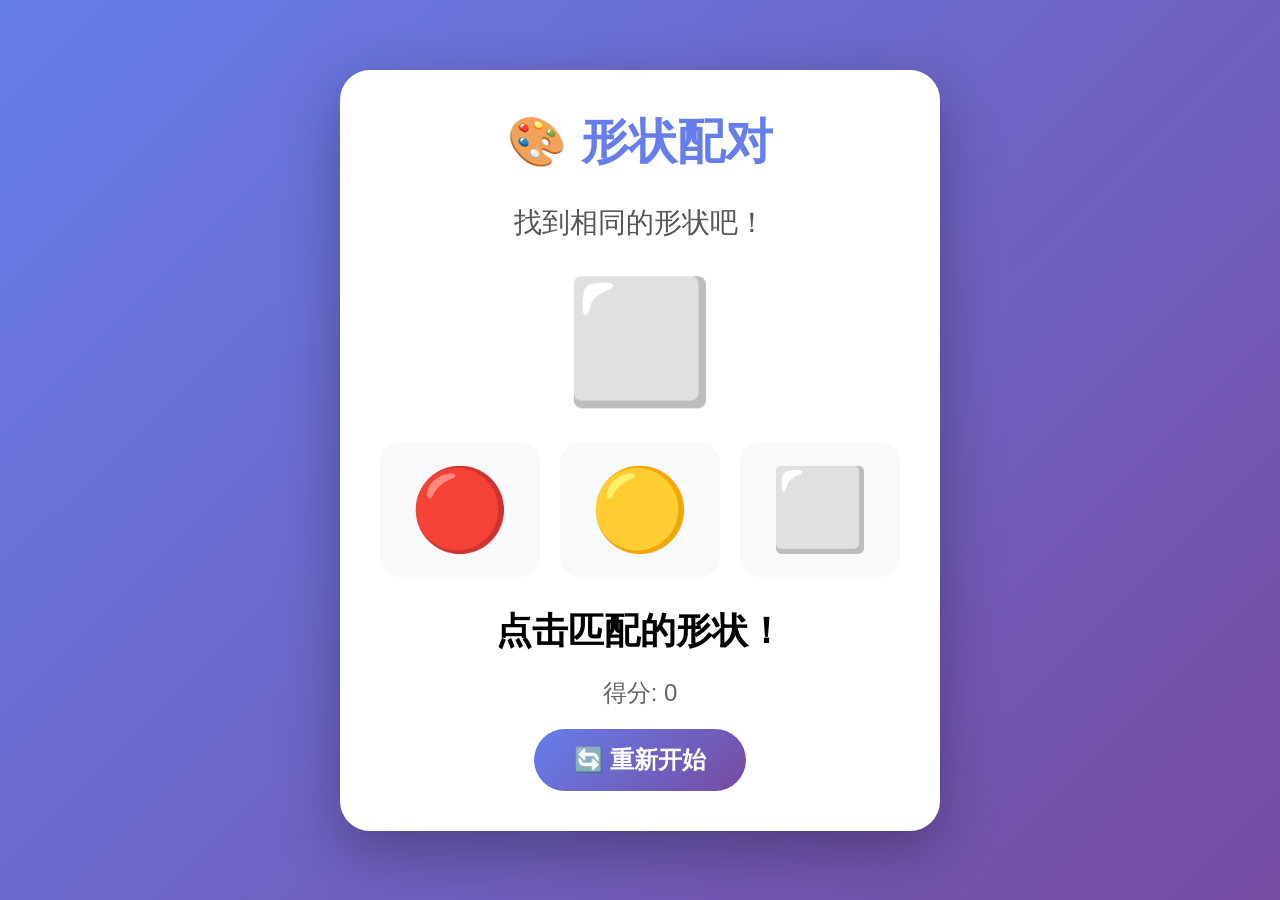
<file: kids-logic-games/shape-matching.html>
<!DOCTYPE html>
<html lang="zh-CN">
<head>
    <meta charset="UTF-8">
    <meta name="viewport" content="width=device-width, initial-scale=1.0, maximum-scale=1.0, user-scalable=no">
    <meta name="apple-mobile-web-app-capable" content="yes">
    <meta name="apple-mobile-web-app-status-bar-style" content="black-translucent">
    <title>形状配对 - 儿童游戏</title>
    <style>
        * {
            margin: 0;
            padding: 0;
            box-sizing: border-box;
            -webkit-tap-highlight-color: transparent;
            -webkit-touch-callout: none;
            -webkit-user-select: none;
        }
        
        body {
            font-family: -apple-system, BlinkMacSystemFont, "Segoe UI", Roboto, sans-serif;
            background: linear-gradient(135deg, #667eea 0%, #764ba2 100%);
            min-height: 100vh;
            display: flex;
            flex-direction: column;
            align-items: center;
            justify-content: center;
            padding: 20px;
            overflow: hidden;
        }
        
        .game-container {
            background: white;
            border-radius: 30px;
            padding: 40px;
            box-shadow: 0 20px 60px rgba(0,0,0,0.3);
            max-width: 600px;
            width: 100%;
            text-align: center;
        }
        
        .title {
            font-size: 48px;
            margin-bottom: 30px;
            color: #667eea;
            font-weight: bold;
        }
        
        .instruction {
            font-size: 28px;
            color: #555;
            margin-bottom: 20px;
        }
        
        .target-shape {
            font-size: 120px;
            margin: 30px 0;
            animation: bounce 1s ease infinite;
        }
        
        @keyframes bounce {
            0%, 100% { transform: translateY(0); }
            50% { transform: translateY(-10px); }
        }
        
        .options {
            display: grid;
            grid-template-columns: repeat(3, 1fr);
            gap: 20px;
            margin: 30px 0;
        }
        
        .shape-btn {
            font-size: 80px;
            padding: 20px;
            border: none;
            border-radius: 20px;
            background: #f8f9fa;
            cursor: pointer;
            transition: all 0.2s;
            min-height: 120px;
            display: flex;
            align-items: center;
            justify-content: center;
        }
        
        .shape-btn:active {
            transform: scale(0.95);
            background: #e9ecef;
        }
        
        .feedback {
            font-size: 36px;
            min-height: 50px;
            margin: 20px 0;
            font-weight: bold;
        }
        
        .feedback.success {
            color: #28a745;
            animation: pulse 0.5s ease;
        }
        
        .feedback.retry {
            color: #ffc107;
        }
        
        @keyframes pulse {
            0%, 100% { transform: scale(1); }
            50% { transform: scale(1.2); }
        }
        
        .score {
            font-size: 24px;
            color: #666;
            margin-top: 20px;
        }
        
        .restart-btn {
            font-size: 24px;
            padding: 15px 40px;
            background: linear-gradient(135deg, #667eea 0%, #764ba2 100%);
            color: white;
            border: none;
            border-radius: 50px;
            cursor: pointer;
            margin-top: 20px;
            font-weight: bold;
        }
        
        .restart-btn:active {
            transform: scale(0.95);
        }
    </style>
</head>
<body>
    <div class="game-container">
        <h1 class="title">🎨 形状配对</h1>
        <p class="instruction">找到相同的形状吧！</p>
        
        <div class="target-shape" id="targetShape">🔵</div>
        
        <div class="options" id="optionsContainer">
            <button class="shape-btn" onclick="checkShape(this)">🟢</button>
            <button class="shape-btn" onclick="checkShape(this)">🔵</button>
            <button class="shape-btn" onclick="checkShape(this)">🟠</button>
        </div>
        
        <div class="feedback" id="feedback">点击匹配的形状！</div>
        
        <div class="score" id="score">得分: 0</div>
        
        <button class="restart-btn" onclick="restartGame()">🔄 重新开始</button>
    </div>

    <script>
        // 形状库
        const shapes = ['🔵', '🟢', '🟠', '🔴', '🟣', '🟡', '⬛', '⬜'];
        let currentTarget = '';
        let score = 0;
        
        // 初始化游戏
        function initGame() {
            generateNewRound();
            updateScore();
        }
        
        // 生成新回合
        function generateNewRound() {
            // 随机选择目标形状
            currentTarget = shapes[Math.floor(Math.random() * shapes.length)];
            document.getElementById('targetShape').textContent = currentTarget;
            
            // 生成选项（包含正确答案）
            const options = generateOptions(currentTarget);
            const container = document.getElementById('optionsContainer');
            container.innerHTML = options.map(shape => 
                `<button class="shape-btn" onclick="checkShape(this)">${shape}</button>`
            ).join('');
            
            // 清空反馈
            document.getElementById('feedback').textContent = '点击匹配的形状！';
            document.getElementById('feedback').className = 'feedback';
        }
        
        // 生成选项
        function generateOptions(correct) {
            const options = [correct];
            const available = shapes.filter(s => s !== correct);
            
            // 随机添加2个干扰项
            while (options.length < 3) {
                const random = available[Math.floor(Math.random() * available.length)];
                if (!options.includes(random)) {
                    options.push(random);
                }
            }
            
            // 打乱顺序
            return options.sort(() => Math.random() - 0.5);
        }
        
        // 检查形状
        function checkShape(button) {
            const selected = button.textContent;
            const feedback = document.getElementById('feedback');
            
            if (selected === currentTarget) {
                // 正确
                feedback.textContent = '✅ 真棒！';
                feedback.className = 'feedback success';
                score += 10;
                updateScore();
                
                // 播放成功音效（如果有的话）
                playSound('success');
                
                // 1秒后进入下一回合
                setTimeout(() => {
                    generateNewRound();
                }, 1000);
            } else {
                // 错误
                feedback.textContent = '🤔 再试试～';
                feedback.className = 'feedback retry';
                
                // 播放重试音效
                playSound('retry');
            }
        }
        
        // 更新分数
        function updateScore() {
            document.getElementById('score').textContent = `得分: ${score}`;
        }
        
        // 重新开始
        function restartGame() {
            score = 0;
            updateScore();
            generateNewRound();
        }
        
        // 播放音效（简单版，使用 Web Audio API）
        function playSound(type) {
            try {
                const audioContext = new (window.AudioContext || window.webkitAudioContext)();
                const oscillator = audioContext.createOscillator();
                const gainNode = audioContext.createGain();
                
                oscillator.connect(gainNode);
                gainNode.connect(audioContext.destination);
                
                if (type === 'success') {
                    // 成功音效：上升的音调
                    oscillator.frequency.setValueAtTime(523.25, audioContext.currentTime); // C5
                    oscillator.frequency.setValueAtTime(659.25, audioContext.currentTime + 0.1); // E5
                    oscillator.frequency.setValueAtTime(783.99, audioContext.currentTime + 0.2); // G5
                } else {
                    // 重试音效：下降的音调
                    oscillator.frequency.setValueAtTime(392, audioContext.currentTime); // G4
                    oscillator.frequency.setValueAtTime(349.23, audioContext.currentTime + 0.1); // F4
                }
                
                gainNode.gain.setValueAtTime(0.3, audioContext.currentTime);
                gainNode.gain.exponentialRampToValueAtTime(0.01, audioContext.currentTime + 0.3);
                
                oscillator.start(audioContext.currentTime);
                oscillator.stop(audioContext.currentTime + 0.3);
            } catch (e) {
                // 音频播放失败，忽略
                console.log('Audio not supported');
            }
        }
        
        // 启动游戏
        initGame();
        
        // 防止双击缩放
        document.addEventListener('touchend', function(e) {
            e.preventDefault();
        }, { passive: false });
    </script>
</body>
</html>
</file>
<file: kids-logic-games/css/styles.css>
* {
    margin: 0;
    padding: 0;
    box-sizing: border-box;
}

body {
    font-family: -apple-system, BlinkMacSystemFont, 'Segoe UI', Roboto, 'Helvetica Neue', Arial, sans-serif;
    background: linear-gradient(135deg, #667eea 0%, #764ba2 100%);
    min-height: 100vh;
    overflow-x: hidden;
    touch-action: manipulation;
    -webkit-tap-highlight-color: transparent;
}

#app {
    max-width: 1200px;
    margin: 0 auto;
    padding: 20px;
    min-height: 100vh;
}

#main-menu {
    text-align: center;
    padding-top: 40px;
}

.game-title {
    color: white;
    font-size: clamp(28px, 6vw, 48px);
    margin-bottom: 40px;
    text-shadow: 2px 2px 4px rgba(0,0,0,0.3);
    font-weight: bold;
}

.game-grid {
    display: grid;
    grid-template-columns: repeat(auto-fit, minmax(140px, 1fr));
    gap: 20px;
    padding: 20px 0;
}

/* 新游戏样式调整 - 更紧凑的布局以适应更多游戏 */
@media (max-width: 768px) {
    .game-grid {
        grid-template-columns: repeat(auto-fit, minmax(120px, 1fr));
        gap: 15px;
        padding: 15px 0;
    }
}

@media (max-width: 480px) {
    .game-grid {
        grid-template-columns: repeat(2, 1fr);
        gap: 10px;
        padding: 10px 0;
    }
}

.game-card {
    background: white;
    border-radius: 20px;
    padding: 25px 15px;
    cursor: pointer;
    transition: all 0.3s ease;
    box-shadow: 0 8px 25px rgba(0,0,0,0.2);
    user-select: none;
    -webkit-tap-highlight-color: transparent;
    touch-action: manipulation;
    -webkit-touch-callout: none;
}

.game-card:hover {
    transform: translateY(-5px);
    box-shadow: 0 12px 35px rgba(0,0,0,0.3);
}

.game-card:active {
    transform: scale(0.95);
}

.game-icon {
    font-size: clamp(40px, 8vw, 60px);
    margin-bottom: 15px;
}

.game-card h3 {
    color: #333;
    font-size: clamp(16px, 4vw, 20px);
    margin-bottom: 8px;
}

.game-card p {
    color: #666;
    font-size: clamp(12px, 3vw, 14px);
}

/* 游戏操作按钮 */
.game-actions {
    display: flex;
    gap: 10px;
    margin-top: 15px;
}

.action-btn {
    flex: 1;
    padding: 10px 15px;
    font-size: clamp(12px, 3vw, 14px);
    border: none;
    border-radius: 8px;
    cursor: pointer;
    transition: all 0.3s ease;
    touch-action: manipulation;
    -webkit-tap-highlight-color: transparent;
    -webkit-touch-callout: none;
}

.action-btn:active {
    transform: scale(0.95);
}

.btn-campaign {
    background: linear-gradient(135deg, #667eea 0%, #764ba2 100%);
    color: white;
}

.btn-campaign:hover {
    box-shadow: 0 4px 15px rgba(102, 126, 234, 0.4);
}

.btn-endless {
    background: linear-gradient(135deg, #f093fb 0%, #f5576c 100%);
    color: white;
}

.btn-endless:hover {
    box-shadow: 0 4px 15px rgba(240, 147, 251, 0.4);
}

#game-container {
    background: white;
    border-radius: 20px;
    padding: 20px;
    box-shadow: 0 10px 40px rgba(0,0,0,0.2);
    min-height: calc(100vh - 40px);
}

.game-header {
    display: flex;
    justify-content: space-between;
    align-items: center;
    margin-bottom: 20px;
    padding-bottom: 15px;
    border-bottom: 2px solid #f0f0f0;
}

.nav-btn {
    background: #667eea;
    color: white;
    border: none;
    padding: 10px 20px;
    border-radius: 25px;
    font-size: 16px;
    cursor: pointer;
    transition: all 0.3s;
    -webkit-tap-highlight-color: transparent;
    touch-action: manipulation;
    -webkit-touch-callout: none;
}

.nav-btn:hover {
    background: #5568d3;
}

.nav-btn:active {
    transform: scale(0.95);
}

.game-title-small {
    font-size: clamp(18px, 4vw, 24px);
    color: #333;
    font-weight: bold;
}

.score {
    background: linear-gradient(135deg, #f093fb 0%, #f5576c 100%);
    color: white;
    padding: 10px 20px;
    border-radius: 25px;
    font-weight: bold;
    font-size: 16px;
}

#game-area {
    display: flex;
    flex-direction: column;
    align-items: center;
    gap: 20px;
    min-height: 400px;
    padding: 20px;
}

.game-item {
    width: clamp(80px, 18vw, 120px);
    height: clamp(80px, 18vw, 120px);
    border-radius: 15px;
    display: flex;
    align-items: center;
    justify-content: center;
    font-size: clamp(30px, 6vw, 50px);
    cursor: pointer;
    transition: all 0.3s ease;
    box-shadow: 0 4px 15px rgba(0,0,0,0.2);
    user-select: none;
    -webkit-tap-highlight-color: transparent;
    touch-action: manipulation;
    -webkit-touch-callout: none;
}

.game-item:hover {
    transform: scale(1.05);
}

.game-item:active {
    transform: scale(0.95);
}

.game-item.selected {
    border-color: #ffd700;
    box-shadow: 0 0 20px rgba(255, 215, 0, 0.5);
}

.game-item.matched {
    opacity: 0.5;
    pointer-events: none;
}

.game-item.correct {
    background: #4CAF50 !important;
    animation: pulse 0.5s ease;
}

.game-item.wrong {
    background: #f44336 !important;
    animation: shake 0.5s ease;
}

@keyframes pulse {
    0%, 100% { transform: scale(1); }
    50% { transform: scale(1.1); }
}

@keyframes shake {
    0%, 100% { transform: translateX(0); }
    25% { transform: translateX(-10px); }
    75% { transform: translateX(10px); }
}

.items-grid {
    display: grid;
    grid-template-columns: repeat(auto-fit, minmax(80px, 1fr));
    gap: 15px;
    max-width: 600px;
    width: 100%;
}

.color-item {
    border-radius: 50%;
}

.shape-item {
    background: #f0f0f0;
}

.number-item {
    background: linear-gradient(135deg, #667eea 0%, #764ba2 100%);
    color: white;
}

.game-instruction {
    font-size: clamp(16px, 4vw, 20px);
    color: #333;
    text-align: center;
    margin-bottom: 20px;
    padding: 15px;
    background: #f8f9fa;
    border-radius: 10px;
}

.celebration {
    position: fixed;
    top: 50%;
    left: 50%;
    transform: translate(-50%, -50%);
    font-size: 100px;
    z-index: 1000;
    animation: celebrate 1s ease;
}

@keyframes celebrate {
    0% { transform: translate(-50%, -50%) scale(0); opacity: 0; }
    50% { transform: translate(-50%, -50%) scale(1.2); opacity: 1; }
    100% { transform: translate(-50%, -50%) scale(1); opacity: 0; }
}

.target-display {
    font-size: clamp(50px, 10vw, 80px);
    margin: 20px 0;
    padding: 30px;
    background: #f8f9fa;
    border-radius: 20px;
    min-width: clamp(100px, 25vw, 200px);
    text-align: center;
}

.puzzle-grid {
    display: grid;
    grid-template-columns: repeat(2, 1fr);
    gap: 10px;
    max-width: 400px;
}

.puzzle-piece {
    width: clamp(80px, 18vw, 180px);
    height: clamp(80px, 18vw, 180px);
    background: #f0f0f0;
    border-radius: 15px;
    display: flex;
    align-items: center;
    justify-content: center;
    font-size: clamp(40px, 8vw, 80px);
    cursor: pointer;
    transition: all 0.3s ease;
    box-shadow: 0 4px 15px rgba(0,0,0,0.2);
    user-select: none;
    -webkit-tap-highlight-color: transparent;
    touch-action: manipulation;
    -webkit-touch-callout: none;
}

.puzzle-piece.empty {
    background: #e0e0e0;
    box-shadow: inset 0 2px 5px rgba(0,0,0,0.1);
}

@media (max-width: 480px) {
    #app {
        padding: 10px;
    }
    
    #main-menu {
        padding-top: 20px;
    }
    
    .game-title {
        margin-bottom: 30px;
    }
    
    .game-grid {
        gap: 15px;
        padding: 10px 0;
    }
    
    .game-card {
        padding: 20px 10px;
    }
    
    #game-area {
        padding: 10px;
        min-height: 300px;
    }
}
/* 登录界面样式 */
#login-screen {
    display: flex;
    align-items: center;
    justify-content: center;
    min-height: 100vh;
    padding: 20px;
}

.login-container {
    background: white;
    border-radius: 20px;
    padding: 40px 30px;
    box-shadow: 0 10px 40px rgba(0,0,0,0.3);
    max-width: 500px;
    width: 100%;
    text-align: center;
}

.login-form {
    margin-top: 30px;
}

.input-group {
    margin-bottom: 25px;
    text-align: left;
}

.input-group label {
    display: block;
    color: #333;
    font-size: clamp(16px, 4vw, 18px);
    margin-bottom: 10px;
    font-weight: bold;
}

.game-input {
    width: 100%;
    padding: 15px 20px;
    font-size: clamp(16px, 4vw, 18px);
    border: 2px solid #e0e0e0;
    border-radius: 10px;
    outline: none;
    transition: border-color 0.3s ease;
    font-family: inherit;
}

.game-input:focus {
    border-color: #667eea;
    box-shadow: 0 0 0 3px rgba(102, 126, 234, 0.1);
}

.login-btn {
    width: 100%;
    padding: 15px 30px;
    font-size: clamp(18px, 4vw, 20px);
    background: linear-gradient(135deg, #667eea 0%, #764ba2 100%);
    color: white;
    border: none;
    border-radius: 10px;
    cursor: pointer;
    transition: all 0.3s ease;
    touch-action: manipulation;
    -webkit-tap-highlight-color: transparent;
    -webkit-touch-callout: none;
}

.login-btn:hover {
    transform: translateY(-2px);
    box-shadow: 0 5px 20px rgba(102, 126, 234, 0.4);
}

.login-btn:active {
    transform: scale(0.98);
}

.existing-users {
    margin-top: 30px;
    text-align: left;
}

.section-title {
    color: #666;
    font-size: clamp(14px, 3vw, 16px);
    margin-bottom: 15px;
}

.user-list {
    display: grid;
    grid-template-columns: repeat(auto-fill, minmax(100px, 1fr));
    gap: 10px;
}

.user-item {
    background: #f8f9fa;
    border: 2px solid #e0e0e0;
    border-radius: 10px;
    padding: 15px 10px;
    text-align: center;
    cursor: pointer;
    transition: all 0.3s ease;
    touch-action: manipulation;
    -webkit-tap-highlight-color: transparent;
    -webkit-touch-callout: none;
}

.user-item:hover {
    border-color: #667eea;
    background: #f0f0ff;
}

.user-item:active {
    transform: scale(0.95);
}

.user-item.current {
    background: linear-gradient(135deg, #667eea 0%, #764ba2 100%);
    border-color: transparent;
    color: white;
}

.user-item-avatar {
    font-size: clamp(30px, 6vw, 40px);
    margin-bottom: 8px;
}

.user-item-name {
    font-size: clamp(12px, 3vw, 14px);
    font-weight: bold;
}

/* 用户信息栏 */
.user-info {
    display: flex;
    justify-content: center;
    align-items: center;
    gap: 15px;
    margin-bottom: 20px;
    padding: 15px;
    background: rgba(255, 255, 255, 0.1);
    border-radius: 15px;
    backdrop-filter: blur(10px);
}

#current-user-name {
    color: white;
    font-size: clamp(16px, 4vw, 18px);
    font-weight: bold;
}

.small-btn {
    background: rgba(255, 255, 255, 0.2);
    color: white;
    border: none;
    padding: 8px 15px;
    border-radius: 8px;
    font-size: clamp(12px, 3vw, 14px);
    cursor: pointer;
    transition: all 0.3s ease;
    touch-action: manipulation;
    -webkit-tap-highlight-color: transparent;
}

.small-btn:hover {
    background: rgba(255, 255, 255, 0.3);
}

.small-btn:active {
    transform: scale(0.95);
}

/* 游戏统计 */
.game-stats {
    display: flex;
    align-items: center;
    gap: 10px;
}

.level-badge {
    background: linear-gradient(135deg, #f093fb 0%, #f5576c 100%);
    color: white;
    padding: 8px 15px;
    border-radius: 20px;
    font-weight: bold;
    font-size: clamp(12px, 3vw, 14px);
}

/* 用户管理界面 */
.user-management {
    background: white;
    border-radius: 20px;
    padding: 30px;
    margin: 20px;
    max-width: 800px;
}

.user-management-header {
    display: flex;
    justify-content: space-between;
    align-items: center;
    margin-bottom: 25px;
}

.user-management-title {
    font-size: clamp(20px, 5vw, 28px);
    color: #333;
    font-weight: bold;
}

.user-management-close {
    background: #f0f0f0;
    border: none;
    width: 40px;
    height: 40px;
    border-radius: 50%;
    font-size: 20px;
    cursor: pointer;
    transition: all 0.3s ease;
    touch-action: manipulation;
    -webkit-tap-highlight-color: transparent;
}

.user-management-close:hover {
    background: #e0e0e0;
}

.user-management-close:active {
    transform: scale(0.9);
}

.user-card {
    display: flex;
    align-items: center;
    justify-content: space-between;
    background: #f8f9fa;
    border-radius: 15px;
    padding: 20px;
    margin-bottom: 15px;
}

.user-card-info {
    display: flex;
    align-items: center;
    gap: 15px;
}

.user-card-avatar {
    font-size: 40px;
}

.user-card-details h3 {
    font-size: clamp(16px, 4vw, 20px);
    color: #333;
    margin-bottom: 5px;
}

.user-card-stats {
    font-size: clamp(12px, 3vw, 14px);
    color: #666;
}

.user-card-actions {
    display: flex;
    gap: 10px;
}

.action-btn {
    background: #667eea;
    color: white;
    border: none;
    padding: 10px 20px;
    border-radius: 8px;
    font-size: clamp(12px, 3vw, 14px);
    cursor: pointer;
    transition: all 0.3s ease;
    touch-action: manipulation;
    -webkit-tap-highlight-color: transparent;
}

.action-btn.delete {
    background: #f44336;
}

.action-btn:hover {
    opacity: 0.9;
}

.action-btn:active {
    transform: scale(0.95);
}

/* 添加用户按钮 */
.add-user-btn {
    width: 100%;
    padding: 15px;
    background: linear-gradient(135deg, #667eea 0%, #764ba2 100%);
    color: white;
    border: none;
    border-radius: 10px;
    font-size: clamp(16px, 4vw, 18px);
    cursor: pointer;
    margin-top: 20px;
    transition: all 0.3s ease;
    touch-action: manipulation;
    -webkit-tap-highlight-color: transparent;
}

.add-user-btn:hover {
    transform: translateY(-2px);
}

.add-user-btn:active {
    transform: scale(0.98);
}

/* 错误提示 */
.error-message {
    background: #ffebee;
    color: #f44336;
    padding: 10px 15px;
    border-radius: 8px;
    margin-bottom: 15px;
    font-size: clamp(12px, 3vw, 14px);
    text-align: center;
}

/* 确认对话框 */
.confirm-dialog {
    position: fixed;
    top: 50%;
    left: 50%;
    transform: translate(-50%, -50%);
    background: white;
    border-radius: 15px;
    padding: 30px;
    max-width: 400px;
    width: 90%;
    box-shadow: 0 10px 40px rgba(0,0,0,0.3);
    z-index: 2000;
}

.confirm-dialog h3 {
    font-size: clamp(18px, 4vw, 24px);
    color: #333;
    margin-bottom: 15px;
    text-align: center;
}

.confirm-dialog p {
    font-size: clamp(14px, 3vw, 16px);
    color: #666;
    margin-bottom: 25px;
    text-align: center;
}

.confirm-dialog-actions {
    display: flex;
    gap: 10px;
}

.confirm-dialog-btn {
    flex: 1;
    padding: 12px;
    border: none;
    border-radius: 8px;
    font-size: clamp(14px, 3vw, 16px);
    cursor: pointer;
    transition: all 0.3s ease;
    touch-action: manipulation;
    -webkit-tap-highlight-color: transparent;
}

.confirm-dialog-btn.confirm {
    background: #f44336;
    color: white;
}

.confirm-dialog-btn.cancel {
    background: #f0f0f0;
    color: #333;
}

.confirm-dialog-btn:active {
    transform: scale(0.95);
}

/* 遮罩层 */
.dialog-overlay {
    position: fixed;
    top: 0;
    left: 0;
    width: 100%;
    height: 100%;
    background: rgba(0,0,0,0.5);
    z-index: 1999;
}

/* 响应式调整 */
@media (max-width: 480px) {
    .login-container {
        padding: 30px 20px;
    }
    
    .user-card {
        flex-direction: column;
        text-align: center;
        gap: 15px;
    }
    
    .user-card-info {
        flex-direction: column;
    }
    
    .user-card-actions {
        width: 100%;
    }
    
    .action-btn {
        flex: 1;
    }
}

/* 记忆游戏目标显示优化 */
.memory-target {
    display: none;
    margin-top: 20px;
    animation: fadeInUp 0.5s ease;
}

.memory-target-content {
    background: linear-gradient(135deg, #667eea 0%, #764ba2 100%);
    border-radius: 20px;
    padding: 30px 40px;
    box-shadow: 0 10px 40px rgba(102, 126, 234, 0.3);
    text-align: center;
    transform: scale(1);
    animation: scaleIn 0.5s ease;
}

.memory-target-instruction {
    color: white;
    font-size: clamp(16px, 4vw, 20px);
    margin-bottom: 15px;
    font-weight: bold;
}

.memory-target-emoji {
    font-size: clamp(60px, 12vw, 100px);
    display: block;
    animation: bounce 2s infinite;
}

.memory-target:hover {
    transform: scale(1.05);
}

.memory-target:hover .memory-target-content {
    box-shadow: 0 15px 50px rgba(102, 126, 234, 0.5);
}

@keyframes fadeInUp {
    from {
        opacity: 0;
        transform: translateY(20px);
    }
    to {
        opacity: 1;
        transform: translateY(0);
    }
}

@keyframes scaleIn {
    0% {
        transform: scale(0.5);
        opacity: 0;
    }
    100% {
        transform: scale(1);
        opacity: 1;
    }
}

@keyframes bounce {
    0%, 100% {
        transform: translateY(0);
    }
    50% {
        transform: translateY(-10px);
    }
}

/* 记忆游戏卡片优化 */
.memory-card {
    transition: all 0.3s cubic-bezier(0.175, 0.885, 0.32, 1.275);
}

.memory-card:hover {
    transform: translateY(-5px) scale(1.05);
    box-shadow: 0 15px 30px rgba(0,0,0,0.3);
}

.memory-card:active {
    transform: scale(0.95);
}

/* 游戏动画优化 */
.game-item, .puzzle-piece {
    transition: all 0.3s cubic-bezier(0.175, 0.885, 0.32, 1.275);
}

.game-item:hover, .puzzle-piece:hover {
    transform: translateY(-3px) scale(1.03);
    box-shadow: 0 8px 20px rgba(0,0,0,0.2);
}

/* 正确答案动画增强 */
.game-item.correct {
    animation: correctAnswer 0.6s ease;
}

@keyframes correctAnswer {
    0% {
        transform: scale(1);
        background: linear-gradient(135deg, #4CAF50 0%, #45a049 100%);
    }
    50% {
        transform: scale(1.1);
        background: linear-gradient(135deg, #81C784 0%, #66BB6A 100%);
    }
    100% {
        transform: scale(1);
        background: linear-gradient(135deg, #4CAF50 0%, #45a049 100%);
    }
}

/* 错误答案动画增强 */
.game-item.wrong {
    animation: wrongAnswer 0.5s ease;
}

@keyframes wrongAnswer {
    0%, 100% {
        transform: translateX(0);
    }
    20%, 60% {
        transform: translateX(-10px);
        background: linear-gradient(135deg, #f44336 0%, #d32f2f 100%);
    }
    40%, 80% {
        transform: translateX(10px);
        background: linear-gradient(135deg, #ef5350 0%, #e53935 100%);
    }
}

/* 关卡完成动画 */
.celebration {
    animation: celebrationPop 1s ease;
    pointer-events: none;
    z-index: 1000;
}

@keyframes celebrationPop {
    0% {
        transform: translate(-50%, -50%) scale(0);
        opacity: 0;
    }
    50% {
        transform: translate(-50%, -50%) scale(1.3);
        opacity: 1;
    }
    100% {
        transform: translate(-50%, -50%) scale(1);
        opacity: 0;
    }
}

/* 游戏区域优化 */
#game-area {
    animation: fadeIn 0.3s ease;
}

@keyframes fadeIn {
    from {
        opacity: 0;
    }
    to {
        opacity: 1;
    }
}

/* 按钮点击效果 */
button:active, .game-card:active, .game-item:active, .puzzle-piece:active {
    transform: scale(0.95);
}

/* 加载动画 */
.loading {
    display: inline-block;
    width: 20px;
    height: 20px;
    border: 3px solid rgba(255, 255, 255, 0.3);
    border-radius: 50%;
    border-top-color: white;
    animation: spin 1s ease-in-out infinite;
}

@keyframes spin {
    to {
        transform: rotate(360deg);
    }
}

/* ==================== 新游戏样式 ==================== */

/* 声音配对游戏 */
.sound-player {
    background: linear-gradient(135deg, #ff9800 0%, #f57c00 100%);
    border-radius: 20px;
    padding: 30px;
    margin: 20px auto;
    max-width: 300px;
    text-align: center;
    cursor: pointer;
    transition: all 0.3s ease;
    user-select: none;
    -webkit-tap-highlight-color: transparent;
    touch-action: manipulation;
}

.sound-player:hover {
    transform: scale(1.05);
}

.sound-player.playing {
    animation: soundPulse 1s ease infinite;
}

@keyframes soundPulse {
    0%, 100% {
        transform: scale(1);
        background: linear-gradient(135deg, #ff9800 0%, #f57c00 100%);
    }
    50% {
        transform: scale(1.1);
        background: linear-gradient(135deg, #ffb74d 0%, #ff9800 100%);
    }
}

.sound-icon {
    font-size: 48px;
    margin-bottom: 10px;
}

.sound-text {
    font-size: 18px;
    color: white;
    font-weight: bold;
}

.sound-display {
    display: none;
    font-size: 24px;
    color: white;
    margin-top: 10px;
    font-weight: bold;
}

.sound-item {
    display: flex;
    flex-direction: column;
    align-items: center;
    padding: 15px;
}

.animal-emoji {
    font-size: 36px;
    margin-bottom: 8px;
}

.animal-name {
    font-size: 14px;
    color: #333;
    font-weight: bold;
}

/* 大小比较游戏 */
.size-comparison {
    display: flex;
    align-items: center;
    justify-content: center;
    margin: 30px auto;
    max-width: 500px;
    gap: 20px;
}

.size-item {
    text-align: center;
    padding: 20px;
    border-radius: 15px;
    background: rgba(255, 255, 255, 0.9);
    box-shadow: 0 4px 15px rgba(0,0,0,0.1);
}

.size-vs {
    font-size: 24px;
    font-weight: bold;
    color: #333;
}

.size-emoji {
    margin: 10px 0;
}

.size-emoji.big-emoji {
    font-size: 48px;
}

.size-emoji.small-emoji {
    font-size: 24px;
}

.size-label {
    font-weight: bold;
    color: #555;
}

.size-item-option {
    display: flex;
    flex-direction: column;
    align-items: center;
    padding: 20px;
}

.size-emoji-option.big-emoji-option {
    font-size: 48px;
}

.size-emoji-option.small-emoji-option {
    font-size: 24px;
}

.size-label-option {
    font-weight: bold;
    color: #333;
    margin-top: 8px;
}

/* 拖放游戏 */
.drag-drop-area {
    display: flex;
    flex-direction: column;
    gap: 30px;
    margin: 20px auto;
    max-width: 600px;
}

.items-area {
    background: rgba(255, 255, 255, 0.9);
    border-radius: 15px;
    padding: 20px;
    box-shadow: 0 4px 15px rgba(0,0,0,0.1);
}

.items-container {
    display: flex;
    flex-wrap: wrap;
    gap: 15px;
    justify-content: center;
}

.draggable-item {
    background: white;
    border: 2px solid #ddd;
    border-radius: 10px;
    padding: 15px;
    cursor: grab;
    transition: all 0.3s ease;
    text-align: center;
    user-select: none;
    -webkit-user-select: none;
    -webkit-tap-highlight-color: transparent;
    touch-action: manipulation;
}

.draggable-item:hover {
    transform: translateY(-2px);
    box-shadow: 0 4px 10px rgba(0,0,0,0.1);
}

.draggable-item.dragging {
    opacity: 0.5;
    cursor: grabbing;
}

.item-emoji {
    font-size: 32px;
    margin-bottom: 5px;
}

.item-name {
    font-size: 12px;
    color: #333;
    font-weight: bold;
}

.targets-area {
    display: flex;
    flex-wrap: wrap;
    gap: 20px;
    justify-content: center;
}

.drop-target {
    background: rgba(255, 255, 255, 0.9);
    border: 3px dashed #ddd;
    border-radius: 15px;
    padding: 20px;
    min-width: 150px;
    min-height: 150px;
    text-align: center;
    transition: all 0.3s ease;
}

.drop-target.drag-over {
    border-color: #4caf50;
    background: rgba(76, 175, 80, 0.1);
}

.target-emoji {
    font-size: 36px;
    margin-bottom: 10px;
}

.target-label {
    font-weight: bold;
    color: #555;
    margin-bottom: 15px;
}

.target-items {
    display: flex;
    flex-wrap: wrap;
    gap: 10px;
    justify-content: center;
}

.placed-item {
    margin: 5px;
    padding: 8px;
    background: white;
    border-radius: 8px;
    box-shadow: 0 2px 5px rgba(0,0,0,0.1);
}

/* 情感识别游戏 */
.emotion-display {
    background: linear-gradient(135deg, #9c27b0 0%, #7b1fa2 100%);
    border-radius: 20px;
    padding: 30px;
    margin: 20px auto;
    max-width: 300px;
    text-align: center;
}

.emotion-emoji {
    font-size: 64px;
    margin-bottom: 15px;
}

.emotion-question {
    font-size: 18px;
    color: white;
    font-weight: bold;
}

.emotion-item {
    display: flex;
    flex-direction: column;
    align-items: center;
    padding: 15px;
    border-radius: 10px;
    transition: all 0.3s ease;
}

.emotion-item .emotion-emoji {
    font-size: 36px;
    margin-bottom: 8px;
}

.emotion-item .emotion-name {
    font-size: 14px;
    color: white;
    font-weight: bold;
}

/* 触摸画画游戏 */
.drawing-controls {
    display: flex;
    align-items: center;
    justify-content: center;
    gap: 20px;
    margin: 20px auto;
    flex-wrap: wrap;
}

.color-palette {
    display: flex;
    gap: 10px;
    flex-wrap: wrap;
}

.color-option {
    width: 40px;
    height: 40px;
    border-radius: 50%;
    cursor: pointer;
    border: 3px solid transparent;
    transition: all 0.3s ease;
}

.color-option.selected {
    border-color: #333;
    transform: scale(1.2);
}

.clear-btn, .complete-btn, .restart-btn {
    background: linear-gradient(135deg, #f44336 0%, #d32f2f 100%);
    color: white;
    border: none;
    border-radius: 25px;
    padding: 12px 20px;
    font-size: 16px;
    font-weight: bold;
    cursor: pointer;
    transition: all 0.3s ease;
}

.complete-btn {
    background: linear-gradient(135deg, #4caf50 0%, #45a049 100%);
}

.restart-btn {
    background: linear-gradient(135deg, #2196f3 0%, #1976d2 100%);
}

.clear-btn:hover, .complete-btn:hover, .restart-btn:hover {
    transform: translateY(-2px);
    box-shadow: 0 4px 15px rgba(0,0,0,0.2);
}

.drawing-canvas-container {
    display: flex;
    justify-content: center;
    margin: 20px auto;
    padding: 20px;
    background: white;
    border-radius: 15px;
    box-shadow: 0 4px 15px rgba(0,0,0,0.1);
}

.drawing-canvas {
    border: 2px solid #ddd;
    border-radius: 10px;
    background: white;
    cursor: crosshair;
    touch-action: none;
}

.drawing-stats {
    text-align: center;
    margin: 20px auto;
    font-size: 16px;
    color: #555;
    font-weight: bold;
}

.completed-canvas {
    display: flex;
    justify-content: center;
    margin: 20px auto;
    padding: 20px;
    background: white;
    border-radius: 15px;
    box-shadow: 0 4px 15px rgba(0,0,0,0.1);
}

.completion-stats {
    text-align: center;
    margin: 20px auto;
    display: flex;
    flex-direction: column;
    gap: 10px;
}

.completion-stats span {
    font-size: 18px;
    color: #333;
    font-weight: bold;
}

/* 音乐节奏游戏 */
.rhythm-display {
    margin: 30px auto;
    padding: 20px;
    background: rgba(255, 255, 255, 0.9);
    border-radius: 15px;
    max-width: 400px;
}

.rhythm-beats {
    display: flex;
    justify-content: center;
    gap: 15px;
}

.beat-indicator {
    width: 60px;
    height: 60px;
    border-radius: 50%;
    background: #e0e0e0;
    display: flex;
    align-items: center;
    justify-content: center;
    font-size: 24px;
    transition: all 0.3s ease;
}

.beat-indicator.active {
    background: #4caf50;
    transform: scale(1.2);
    box-shadow: 0 0 20px rgba(76, 175, 80, 0.5);
}

.rhythm-controls, .player-controls {
    display: flex;
    justify-content: center;
    gap: 20px;
    margin: 20px auto;
}

.play-btn, .repeat-btn {
    background: linear-gradient(135deg, #4caf50 0%, #45a049 100%);
    color: white;
    border: none;
    border-radius: 25px;
    padding: 15px 25px;
    font-size: 16px;
    font-weight: bold;
    cursor: pointer;
    transition: all 0.3s ease;
}

.repeat-btn {
    background: linear-gradient(135deg, #ff9800 0%, #f57c00 100%);
}

.play-btn:hover, .repeat-btn:hover {
    transform: translateY(-2px);
    box-shadow: 0 4px 15px rgba(0,0,0,0.2);
}

.play-btn:disabled, .repeat-btn:disabled {
    background: #ccc;
    cursor: not-allowed;
    transform: none;
}

.rhythm-pad {
    width: 120px;
    height: 120px;
    border-radius: 50%;
    background: #e0e0e0;
    display: flex;
    align-items: center;
    justify-content: center;
    cursor: pointer;
    transition: all 0.2s ease;
    user-select: none;
    -webkit-tap-highlight-color: transparent;
    touch-action: manipulation;
}

.rhythm-pad:hover {
    background: #d0d0d0;
}

.pad-button {
    font-size: 48px;
}

.player-status {
    text-align: center;
    font-size: 16px;
    color: #555;
    font-weight: bold;
    margin-top: 10px;
}

/* 响应式设计优化 */
@media (max-width: 768px) {
    .sound-player {
        max-width: 250px;
        padding: 20px;
    }
    
    .size-comparison {
        flex-direction: column;
        gap: 15px;
    }
    
    .drag-drop-area {
        gap: 20px;
    }
    
    .draggable-item {
        padding: 10px;
    }
    
    .item-emoji {
        font-size: 24px;
    }
    
    .drawing-controls {
        flex-direction: column;
        gap: 15px;
    }
    
    .rhythm-beats {
        gap: 10px;
    }
    
    .beat-indicator {
        width: 50px;
        height: 50px;
        font-size: 20px;
    }
    
    .rhythm-pad {
        width: 100px;
        height: 100px;
    }
    
    .pad-button {
        font-size: 36px;
    }
}

@media (max-width: 480px) {
    .sound-icon {
        font-size: 36px;
    }
    
    .emotion-emoji {
        font-size: 48px;
    }
    
    .drawing-canvas {
        width: 100%;
        max-width: 300px;
    }
    
    .beat-indicator {
        width: 40px;
        height: 40px;
        font-size: 16px;
    }
    
    .rhythm-pad {
        width: 80px;
        height: 80px;
    }
    
    .pad-button {
        font-size: 28px;
    }
}

.difficulty-notification {
    touch-action: manipulation;
}

@keyframes slideDown {
    from {
        opacity: 0;
        transform: translate(-50%, -100%);
    }
    to {
        opacity: 1;
        transform: translate(-50%, -50%);
    }
}

@keyframes slideUp {
    from {
        opacity: 1;
        transform: translate(-50%, -50%);
    }
    to {
        opacity: 0;
        transform: translate(-50%, -100%);
    }
}


    
    .category-tab {
        padding: 8px 16px;
        font-size: 12px;
    }
}


/* 分类标签栏样式 - 增强版 */
.category-tabs {
    display: flex;
    flex-wrap: wrap;
    gap: 15px;
    justify-content: center;
    margin-bottom: 40px;
    padding: 20px;
    background: rgba(255, 255, 255, 0.1);
    border-radius: 16px;
    margin-left: auto;
    margin-right: auto;
    max-width: 1000px;
}

.category-tab {
    padding: 16px 28px;
    background: rgba(255, 255, 255, 0.25);
    border: 3px solid rgba(255, 255, 255, 0.4);
    border-radius: 30px;
    color: white;
    font-size: 18px;
    font-weight: 600;
    cursor: pointer;
    transition: all 0.3s ease;
    touch-action: manipulation;
    -webkit-tap-highlight-color: transparent;
    user-select: none;
    min-width: 120px;
    text-align: center;
}

.category-tab:hover {
    background: rgba(255, 255, 255, 0.4);
    transform: translateY(-3px);
    box-shadow: 0 6px 20px rgba(0, 0, 0, 0.3);
}

.category-tab.active {
    background: white;
    color: #667eea;
    border-color: white;
    box-shadow: 0 8px 24px rgba(0, 0, 0, 0.3);
    transform: scale(1.05);
}

.category-tab:active {
    transform: scale(0.98);
}

/* 游戏卡片隐藏/显示动画 */
.game-card {
    transition: opacity 0.3s ease, transform 0.3s ease;
}

.game-card.hidden {
    display: none;
}

@media (max-width: 768px) {
    .category-tabs {
        gap: 10px;
        margin-bottom: 30px;
        padding: 15px;
    }
    
    .category-tab {
        padding: 12px 20px;
        font-size: 14px;
        min-width: 100px;
    }
}

@media (max-width: 480px) {
    .category-tabs {
        gap: 8px;
        padding: 10px;
    }
    
    .category-tab {
        padding: 10px 16px;
        font-size: 12px;
        min-width: 80px;
    }
}
</file>
